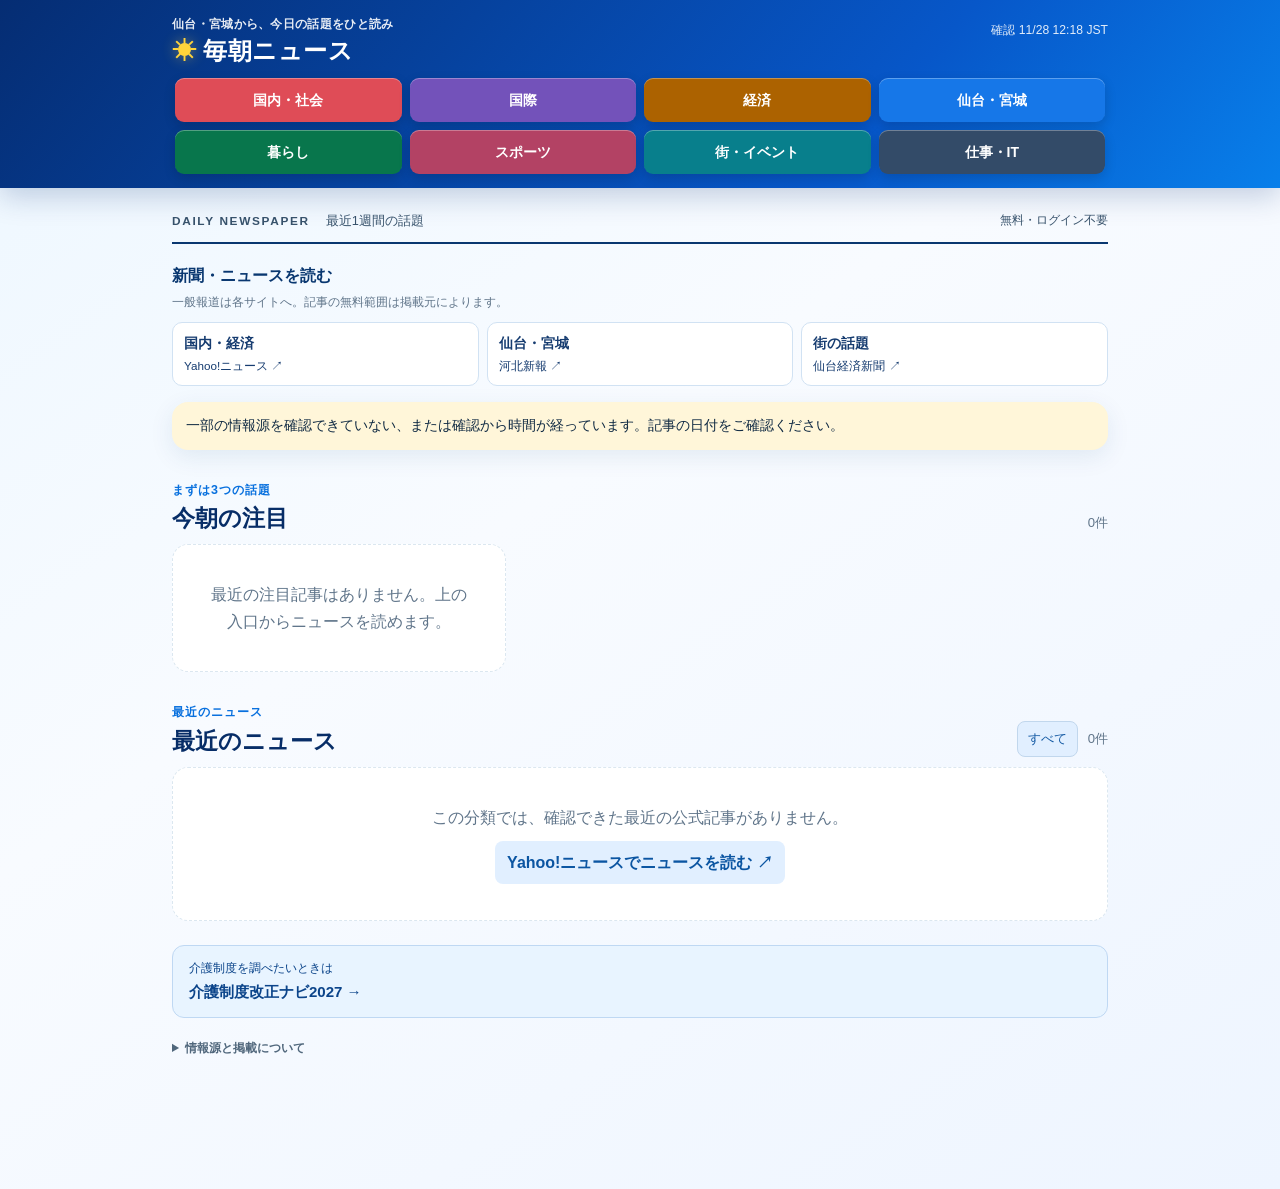
<file: index.html>
<!doctype html>
<html lang="ja">
<head>
  <meta charset="utf-8">
  <meta name="viewport" content="width=device-width,initial-scale=1,viewport-fit=cover">
  <meta name="theme-color" content="#063c9a">
  <title>毎朝ニュース</title>
  <link rel="icon" href="favicon.svg" type="image/svg+xml">
  <link rel="stylesheet" href="styles.css?v=15">
</head>
<body>
  <header class="topbar">
    <div class="top-inner">
      <div class="brand-row">
        <div>
          <p class="eyebrow">仙台・宮城から、今日の話題をひと読み</p>
          <h1><span class="sun" aria-hidden="true">☀</span>毎朝ニュース</h1>
        </div>
        <div id="updated" class="updated">確認中</div>
      </div>
      <nav id="tabs" aria-label="ニュースの分類"></nav>
    </div>
  </header>

  <main>
    <section class="edition" aria-label="新聞の案内"><span>DAILY NEWSPAPER</span><p id="edition-date">最近1週間の話題</p><small>無料・ログイン不要</small></section>
    <section class="reading-section" aria-label="報道サイトへの入口"><h2>新聞・ニュースを読む</h2><p>一般報道は各サイトへ。記事の無料範囲は掲載元によります。</p><div class="reading-links">
      <a href="https://news.yahoo.co.jp/" target="_blank" rel="noopener noreferrer"><b>国内・経済</b><span>Yahoo!ニュース ↗</span></a>
      <a href="https://www.kahoku.co.jp/" target="_blank" rel="noopener noreferrer"><b>仙台・宮城</b><span>河北新報 ↗</span></a>
      <a href="https://sendai.keizai.biz/" target="_blank" rel="noopener noreferrer"><b>街の話題</b><span>仙台経済新聞 ↗</span></a>
    </div></section>
    <p id="source-warning" class="notice" hidden></p>

    <section id="important-section" class="section">
      <div class="section-head">
      <div><span class="section-kicker">まずは3つの話題</span><h2>今朝の注目</h2></div>
        <span class="count" id="important-count"></span>
      </div>
      <div id="important-list" class="news-list important-grid"></div>
    </section>

    <section class="section">
      <div class="section-head">
        <div><span class="section-kicker">最近のニュース</span><h2 id="list-title">最近のニュース</h2></div>
        <div class="list-tools"><button id="reset-filter" type="button">すべて</button><span class="count" id="result-count"></span></div>
      </div>
      <div id="news-list" class="news-list"></div>
      <div id="empty" class="empty" hidden>この分類では、確認できた最近の記事がありません。上のニュースサイトからも読めます。</div>
    </section>
    <a class="care-link" href="kaigo-navi2027-preview/"><span>介護制度を調べたいときは</span><b>介護制度改正ナビ2027 →</b></a>
    <details class="publication-policy"><summary>情報源と掲載について</summary><p>この紙面には仙台市・宮城県・外務省の発表を掲載しています。「要点」は出典の事実を当サイトが整理した文章、「本文抜粋」は公表元の文章の抜粋です。本文を確認できない情報は見出しから出典へ案内します。掲載・更新日と開催日は異なります。報道サイトの記事本文や写真の転載は行っていません。</p><p>朝の自動確認は日本時間6:15頃（実行時刻は前後します）。一部取得できない場合は、最近1週間以内の確認済みの記事を残します。PDFは利用条件を確認した本文抜粋だけを選べます。</p></details>
  </main>

  <div id="selection-bar" class="selection-bar" hidden>
    <span><b id="selection-count">0</b>件を選択中</span>
    <button id="make-pdf">選んだ記事でPDFを作成</button>
  </div>

  <dialog id="detail-dialog" aria-labelledby="detail-title">
    <button class="close" id="close-detail" aria-label="詳細を閉じる">×</button>
    <div id="detail"></div>
  </dialog>

  <template id="card-template">
    <article class="card">
      <button class="card-button">
        <div class="card-top"><span class="card-number"></span><span class="tag"></span><span class="status"></span></div>
        <h3></h3>
        <p class="summary"></p>
        <div class="meta"><span class="source-name"></span><time></time></div>
        <span class="read-more">詳しく読む →</span>
      </button>
      <label class="select-row"><input type="checkbox"><span>配布資料に追加</span></label>
    </article>
  </template>
  <script src="app.js?v=14" defer></script>
</body>
</html>
</file>
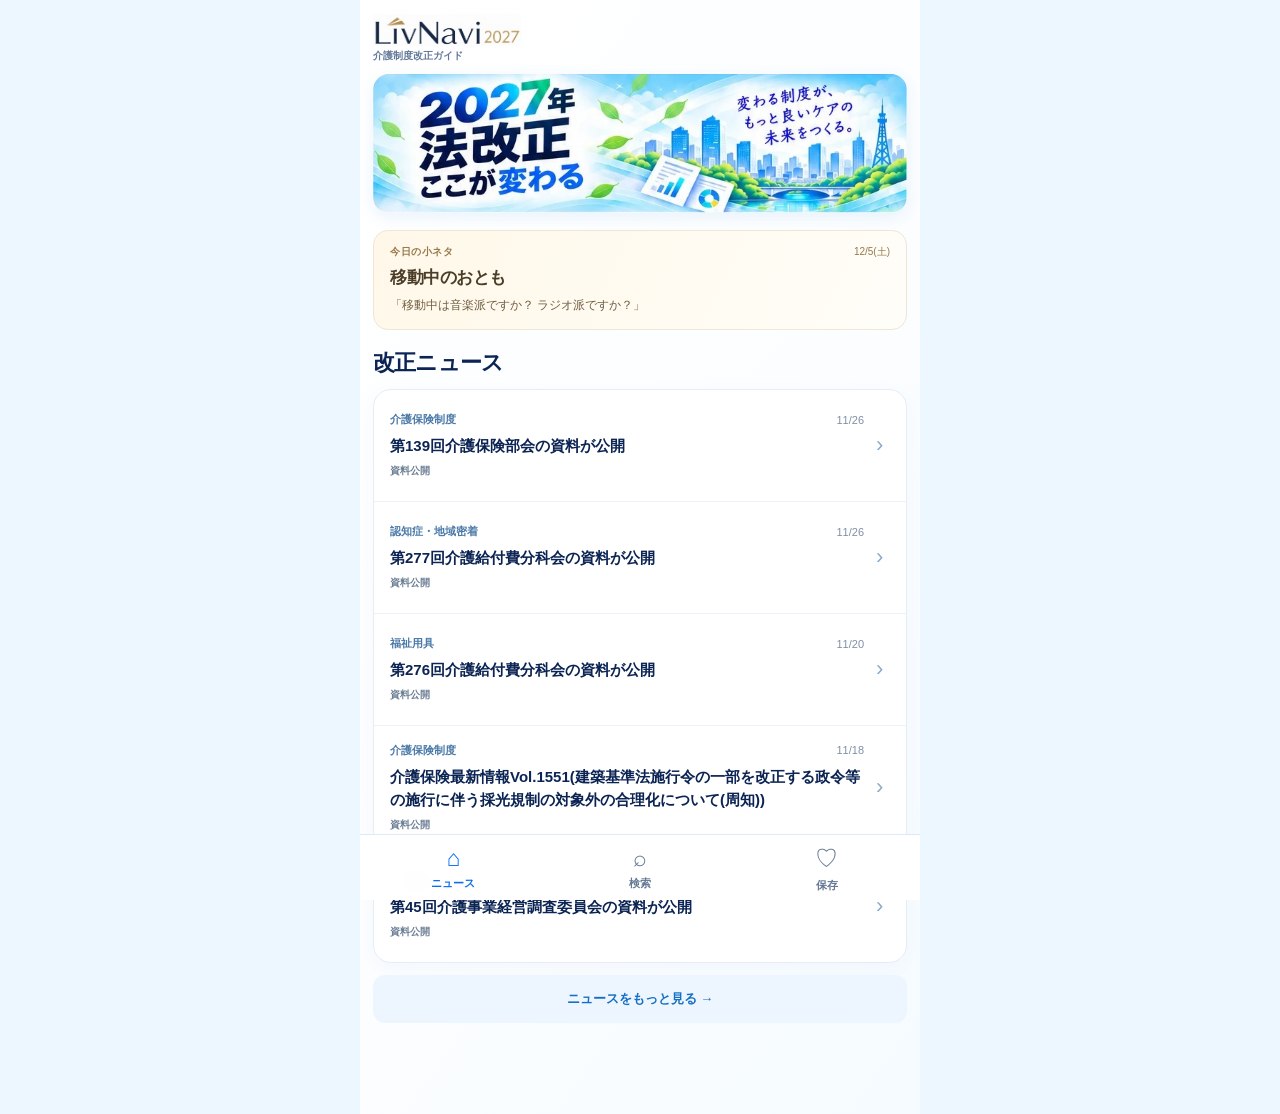
<file: kaigo-navi2027-preview/index.html>
<!doctype html><html lang="ja"><head><meta charset="utf-8"><meta name="viewport" content="width=device-width,initial-scale=1,viewport-fit=cover"><meta name="theme-color" content="#fff"><title>LivNavi 2027｜介護制度改正ガイド</title>
<style>
:root{--ink:#0b2453;--blue:#116de1;--muted:#61779b;--line:#e3edf9;--shadow:0 4px 18px rgba(29,70,131,.09)}
*{box-sizing:border-box}html{background:#edf7ff}body{margin:0 auto;max-width:560px;min-height:100vh;background:linear-gradient(125deg,#ffffff,#fbfdff 56%,#f5fbff);font-family:-apple-system,BlinkMacSystemFont,"Hiragino Kaku Gothic ProN","Noto Sans JP",Meiryo,sans-serif;color:var(--ink);overflow-x:hidden}
button,input{font:inherit}button{cursor:pointer}button:focus-visible,input:focus-visible{outline:3px solid #2184f8;outline-offset:2px}button{border:0;background:none;color:inherit}
.app{padding:14px 13px 91px}.pane{display:none}.pane.current{display:block}
.top{display:flex;gap:6px;align-items:center;min-height:49px;margin-bottom:11px}.brand-logo{height:36px;width:36px;object-fit:contain;flex-shrink:0}.brand{min-width:0;flex:1}.brand-title{margin:0;font-size:clamp(15px,4.1vw,21px);white-space:nowrap;letter-spacing:-.06em;font-weight:950;line-height:1.2}.brand-sub{font-size:10px;color:#637899;font-weight:650;margin:3px 0 0}.head-actions{display:flex;gap:4px}.head-actions button{height:37px;width:37px;flex:none;font-size:25px;display:grid;place-items:center;color:#0b2558}.hero{width:100%;display:block;border-radius:16px;box-shadow:0 4px 15px #2485db19;margin-bottom:14px;aspect-ratio:748/195;object-fit:cover}
.section{margin-top:17px}.shead{display:grid;grid-template-columns:minmax(0,1fr) auto;grid-template-areas:'title link' 'pill pill';gap:4px 7px;align-items:center;margin-bottom:10px}.sleft{grid-area:title;display:flex;align-items:center;gap:8px;min-width:0}.round{display:grid;place-items:center;min-height:38px;min-width:38px;width:38px;height:38px;border-radius:50%;color:white;font-size:20px;background:linear-gradient(130deg,#ff74aa,#f62e87);box-shadow:0 5px 12px #ff3f8e25}.round.fire{background:linear-gradient(140deg,#ffab44,#fb5767)}.round.star{background:linear-gradient(140deg,#ffd45f,#ff9f21)}.stitle{font-size:clamp(17px,4.75vw,23px);font-weight:950;letter-spacing:-.045em;margin:0;white-space:nowrap;line-height:1.2}.all{grid-area:link;font-size:13px;white-space:nowrap;color:#075fcc;font-weight:850;padding:9px 0}.updatetag{grid-area:pill;justify-self:end;background:#ffeaf3;color:#e63177;border-radius:99px;font-size:11px;font-weight:800;padding:5px 10px}
.newslist{display:grid;gap:9px}.news{display:grid;grid-template-columns:82px minmax(0,1fr) 17px;gap:10px;align-items:center;min-height:88px;padding:8px;border-radius:15px;text-align:left;border:1px solid #ebf0f8;background:#fff;box-shadow:var(--shadow);width:100%}.nthumb{width:82px;height:70px;object-fit:cover;border-radius:10px}.ncopy{min-width:0}.meta{display:flex;gap:8px;align-items:center;margin-bottom:5px;flex-wrap:wrap}.state{display:inline-block;border-radius:99px;color:#fff;background:#fb3688;padding:4px 8px;font-size:11px;font-weight:850;white-space:nowrap}.state.review{background:#f6a319}.state.done{background:#17bd8a}.date{color:#667b98;font-size:11px;font-weight:800}.news strong{font-size:clamp(13px,3.55vw,16px);font-weight:900;line-height:1.35;display:block}.news small{font-size:11px;color:#7387a3;display:block;margin-top:4px;line-height:1.35}.chev{color:#647fa8;font-size:25px;font-weight:350}
.feature-grid{display:grid;grid-template-columns:repeat(2,minmax(0,1fr));gap:9px}.feature{position:relative;border-radius:16px;min-width:0;overflow:hidden;color:#fff;text-align:left;background:linear-gradient(155deg,#57b8ff,#087eeb);box-shadow:var(--shadow);min-height:175px;display:flex;flex-direction:column}.feature.purple{background:linear-gradient(140deg,#cb9fff,#9857ea)}.feature.green{background:linear-gradient(140deg,#69dfcf,#0dbb96)}.feature-img{display:block;width:100%;height:89px;object-fit:cover;object-position:center;flex:none}.feature-text{padding:9px 11px 26px;flex:1}.feature strong{display:block;font-size:14px;line-height:1.26;font-weight:950;letter-spacing:-.02em}.feature small{display:block;margin-top:6px;line-height:1.25;font-size:11px;opacity:.93}.fnxt{display:grid;place-items:center;position:absolute;right:9px;bottom:9px;background:#fff;color:#2276e0;border-radius:50%;width:28px;height:28px;font-size:23px;font-weight:bold}.feature.wide{grid-column:1/-1;display:grid;grid-template-columns:40% 60%;min-height:113px}.feature.wide .feature-img{height:100%;width:100%;object-fit:cover}.feature.wide .feature-text{padding:15px 30px 12px 13px;align-self:center}
.daily-grid{display:grid;grid-template-columns:repeat(2,minmax(0,1fr));gap:9px;margin-top:11px}.daily{min-height:102px;border-radius:16px;overflow:hidden;position:relative;text-align:left;padding:12px 10px;background:linear-gradient(135deg,#ddf8ff,#fbfdff);box-shadow:var(--shadow)}.daily.sales{background:linear-gradient(125deg,#fff0d8,#fffbf5)}.daily b{position:relative;display:block;font-weight:950;font-size:13px;margin-bottom:7px}.daily p{position:relative;z-index:1;font-size:11px;font-weight:800;margin:0;line-height:1.45;max-width:88%}.daily-asset{position:absolute;right:0;bottom:0;height:75px;width:75px;object-fit:cover;opacity:.65;mask-image:linear-gradient(90deg,transparent,#000 46%)}
.recs{display:grid;grid-template-columns:repeat(3,minmax(0,1fr));gap:9px}.rec{min-height:85px;border:1px solid #e5edfa;background:#fff;border-radius:14px;text-align:center;padding:11px 5px;box-shadow:var(--shadow);min-width:0}.rec:nth-child(5n+1){background:#edf9ff}.rec:nth-child(5n+2){background:#fff0f6}.rec:nth-child(5n+3){background:#f2eaff}.rec:nth-child(5n+4){background:#ecfff6}.rec:nth-child(5n+5){background:#f1f8ff}.rec-emoji{font-size:26px;display:block;margin-bottom:5px}.rec b{display:block;font-size:12px;line-height:1.22}.rec small{display:block;font-size:10px;color:#567ba6;margin-top:4px}
.demobox{font-size:11px;color:#916014;background:#fff9ed;border-radius:12px;padding:11px;margin-top:16px;line-height:1.6}
.bottom{position:fixed;bottom:0;left:50%;transform:translateX(-50%);width:min(560px,100%);display:grid;grid-template-columns:repeat(5,1fr);background:#fffffff1;backdrop-filter:blur(12px);padding-bottom:env(safe-area-inset-bottom);z-index:10;border-top:1px solid #dce9f8}.bottom button{font-size:10px;color:#647793;font-weight:750;min-height:60px;padding:8px 2px 7px}.bottom b{display:block;font-size:22px;font-weight:550;margin-bottom:4px}.bottom button.active{color:#096fee}
.back{background:#eef5ff;border-radius:13px;color:#276fbf;font-weight:800;padding:12px 17px;margin-bottom:13px;min-height:44px}.vtitle{font-size:23px;line-height:1.3;letter-spacing:-.04em;margin:0}.vsub{font-size:13px;color:#617899;margin:5px 0 15px;line-height:1.5}.cards{display:grid;gap:11px}.card{border:1px solid #e5edf9;border-radius:16px;box-shadow:var(--shadow);padding:15px;background:white}.card h3{font-size:17px;line-height:1.5;margin:8px 0}.card p{font-size:13px;line-height:1.8;color:#5f7190;margin:4px 0 13px}.card-actions{display:flex;gap:8px;flex-wrap:wrap}.primary,.secondary{padding:11px 13px;border-radius:11px;font-weight:800;font-size:13px;min-height:44px}.primary{background:#1686f7;color:white}.secondary{background:#edf6ff;color:#1a67c5}.tag{display:inline-block;border-radius:99px;background:#e9f3ff;color:#1a7bd5;font-size:11px;padding:5px 9px;font-weight:850}.input{border:1px solid #bed8f7;border-radius:13px;width:100%;font-size:16px;padding:14px;margin:13px 0}.notice{margin-top:16px;padding:13px;border-radius:12px;background:#fff7e6;color:#8c6529;font-size:12px;line-height:1.7}.empty{border:1px dashed #c9d8e8;padding:22px;border-radius:15px;color:#667b9d}.filters{display:flex;flex-wrap:wrap;gap:6px;margin-bottom:15px}.filter{background:#edf6ff;color:#38699f;border-radius:99px;padding:9px 13px;font-size:12px;font-weight:800}.filter.selected{background:#1686f7;color:#fff}
@media(min-width:450px){.feature-grid{grid-template-columns:repeat(3,minmax(0,1fr))}.feature.wide{grid-column:auto;display:flex;min-height:175px}.feature.wide .feature-img{height:89px}.recs{grid-template-columns:repeat(5,minmax(0,1fr))}.shead{grid-template-areas:'title pill link';grid-template-columns:minmax(0,1fr) auto auto}.stitle{font-size:22px}.updatetag{justify-self:end}}
@media(max-width:354px){.app{padding:12px 10px 90px}.brand-title{font-size:14px}.head-actions button{width:32px}.news{grid-template-columns:72px minmax(0,1fr) 13px;gap:7px}.nthumb{width:72px;height:65px}.daily p{font-size:10px}.feature strong{font-size:13px}}
.filters{flex-wrap:wrap;overflow:visible}
/* Detailed reader inside article view ONLY; home design stays unchanged. */
.exp-card{margin-top:13px;border:1px solid #dce9fb;border-radius:19px;background:linear-gradient(145deg,#fff,#f7fbff);box-shadow:0 5px 17px #2b76b212;padding:14px;color:#173967}
.exp-hero{display:flex;align-items:flex-start;gap:9px;justify-content:space-between;flex-wrap:wrap}
.exp-hero b{font-size:17px;line-height:1.4}.exp-safe{background:#fff0db;color:#80520a;padding:5px 9px;border-radius:99px;font-size:11px;font-weight:900}
.exp-meta{font-size:12px;color:#63799a;line-height:1.7;margin:7px 0 12px}.exp-lead{font-weight:800;font-size:15px;line-height:1.8}
.exp-tabs{display:grid;grid-template-columns:repeat(3,minmax(0,1fr));gap:6px;margin:13px 0;border-radius:13px}
.exp-tabs button{background:#e8f2ff;border:1px solid #d6e8fc;border-radius:12px;padding:10px 4px;font-size:12px;font-weight:900;color:#3a6eaf;min-height:44px}
.exp-tabs button[aria-selected="true"]{background:linear-gradient(110deg,#3285ef,#6b8df0);color:white;border-color:#3985ed}
.reform-reader{font-size:14px;line-height:1.85;overflow-wrap:anywhere}.reform-reader h2{font-size:21px;line-height:1.5;margin:13px 0}.reform-reader h3{font-size:18px;margin:24px 0 8px;color:#143968}.reform-reader h4{font-size:15px;margin:16px 0 5px}.reform-reader p{margin:6px 0 12px}.reform-reader summary{cursor:pointer;min-height:44px;padding:10px 0}
.exp-panel{font-size:14px;line-height:1.85;overflow-wrap:anywhere}.exp-panel[hidden]{display:none!important}
.exp-panel h4{font-size:15px;margin:16px 0 5px;color:#143968}.exp-panel p{margin:6px 0 10px}
.exp-list{margin:7px 0 10px;padding-left:1.35em}.exp-list li{margin-bottom:9px}
.exp-cite{display:inline-block;margin:4px 0;color:#1c72d1;text-decoration:underline;text-underline-offset:2px;font-size:12px;line-height:1.5}
.exp-alert{border-radius:12px;background:#fff5e2;padding:11px 12px;font-size:13px;line-height:1.7;color:#715019}
.exp-quote{border-left:4px solid #57a3f3;border-radius:8px;background:#f0f7ff;padding:12px;margin:10px 0}
.exp-aud{font-weight:850;background:#e8f3ff;border-radius:10px;padding:9px 11px}
.exp-scope{border-top:1px solid #dae9f8;margin-top:14px;padding-top:10px;font-size:12px;color:#5b7495;line-height:1.7}
.exp-score{color:#2079d9;font-size:12px;font-weight:900}
@media(max-width:360px){.exp-card{padding:11px}.exp-tabs button{font-size:11px}}

.toast{position:fixed;left:50%;bottom:78px;transform:translateX(-50%);width:calc(100% - 30px);max-width:520px;border-radius:13px;background:#143968;color:white;padding:12px 15px;font-size:13px;z-index:20;box-shadow:var(--shadow)}
.livnavi-wordmark{display:block;height:32px;width:auto;max-width:100%;overflow:hidden}

/* 会議議題に基づく営業ガイド。精読済み解説とはラベルで区別する。 */
.sales-auto{margin:15px 0 0;padding:15px;border:1px solid #b5d9fd;background:linear-gradient(140deg,#f3faff,#fff);border-radius:18px}
.sales-auto h3{font-size:18px;color:#103e74;margin:9px 0}
.sales-auto h4{font-size:14px;color:#215688;margin:8px 0}
.sales-auto p{font-size:13px;line-height:1.75;color:#405975}
.sales-auto .auto-tag{display:inline-block;background:#dceeff;border-radius:99px;color:#195d99;padding:5px 9px;font-size:11px;font-weight:850}
.sales-auto .auto-quote{background:#fff;border-left:4px solid #4096ee;border-radius:9px;padding:12px;color:#15467e;font-size:14px;font-weight:750;line-height:1.7}
.sales-auto .auto-topic{border-top:1px solid #d7e8fa;padding:10px 0}
.sales-auto .auto-topic p{margin:5px 0}
.sales-auto .auto-caution{background:#fff6e8;border:1px solid #ffe0b4;padding:11px;border-radius:11px;color:#855619;font-size:12px;line-height:1.7}
.sales-auto a{color:#125dc4;font-weight:800}


/* Original-PDF evidence viewer: labels are deliberately different from verified legal articles. */
.pdf-evidence{margin:13px 0;padding:15px;background:#fcfdff;border:1px solid #c8d9ec;border-radius:16px}
.pdf-evidence h3{font-size:18px;line-height:1.45;color:#164379;margin:9px 0}
.pdf-evidence h4{font-size:14px;margin:9px 0 7px;color:#2b5683}
.pdf-evidence .pdf-t{font-size:11px;font-weight:850;background:#e9eef7;color:#355a85;padding:5px 9px;border-radius:99px}
.pdf-evidence p,.pdf-evidence li{font-size:13px;line-height:1.7;color:#405a74}
.pdf-evidence details{border-top:1px solid #e1ebf5;padding:10px 0}
.pdf-evidence summary{font-size:14px;font-weight:850;color:#164779;cursor:pointer;line-height:1.55}
.pdf-evidence ul{padding-left:18px;margin:6px 0}
.pdf-evidence li{margin:10px 0}
.pdf-evidence a{font-weight:750;color:#1769b7}
.pdf-evidence .pdf-alert{padding:11px;border-radius:11px;background:#fff3e8;color:#865719;font-size:12px;line-height:1.65}


/* A single news feed: adopted branding and palette retained. */
.top{margin-bottom:11px}.section{margin-top:20px}.shead{display:block;margin-bottom:12px}.stitle{font-size:22px;letter-spacing:-.035em}
.newslist{gap:0;border:1px solid #e5edf8;border-radius:18px;background:#fff;overflow:hidden;box-shadow:0 5px 20px #2766a008}
.news{grid-template-columns:minmax(0,1fr) 14px;gap:12px;min-height:112px;padding:17px 16px;border:0;border-bottom:1px solid #edf2f8;border-radius:0;box-shadow:none;background:transparent}
.news:last-child{border-bottom:0}.news:hover{background:#f7fbff}.news:focus-visible{outline:2px solid #1686f7;outline-offset:-3px}
.news .meta{display:flex;justify-content:space-between;gap:10px;margin-bottom:7px}.category-label{font-size:11px;color:#4a79a7;font-weight:700}.news .date{font-size:11px;font-weight:500;color:#7e8fa5;white-space:nowrap}
.news strong{font-size:15px;line-height:1.55;font-weight:800;display:-webkit-box;-webkit-line-clamp:2;-webkit-box-orient:vertical;overflow:hidden}
.news-status{display:inline-block;font-size:10px;font-weight:700;color:#6c7e95;margin-top:7px}.news-status.decided{color:#128768}.news-status.proposal{color:#b77a18}.chev{font-size:22px;color:#8babc9}
.more-news{width:100%;min-height:48px;margin-top:12px;background:#edf6ff;color:#176fc3;border-radius:12px;font-size:13px;font-weight:800}
.bottom{grid-template-columns:repeat(3,1fr)}.bottom button{font-size:11px}.bottom b{font-size:23px}
.demo-about{font-size:11px;color:#8392a7;margin-top:22px;text-align:center}.demo-about summary{cursor:pointer;min-height:44px;padding:12px}.demo-about .demobox{text-align:left;margin-top:0;background:#f2f7fc;color:#6c7e95}
@media(max-width:354px){.news{grid-template-columns:minmax(0,1fr) 12px;padding:15px 13px}.news strong{font-size:14px}}

.today-tip{margin-top:17px;padding:13px 16px;border:1px solid #f0e6d4;border-radius:15px;background:linear-gradient(115deg,#fff8e9,#fffdf8);color:#69512d}
.today-head{display:flex;align-items:center;justify-content:space-between;gap:12px;font-size:10px;color:#94794b;line-height:1.5}.today-head>span{font-weight:800;letter-spacing:.05em}.today-head time{white-space:nowrap}
.today-title{font-size:17px;line-height:1.5;margin:6px 0 4px;color:#4b3d27;letter-spacing:-.025em}.today-quote{font-size:12px;line-height:1.8;margin:0;color:#705d40}.today-source{display:inline-block;font-size:9px;color:#9b886a;margin-top:6px;text-decoration:none}.today-source[hidden]{display:none}
</style></head><body><div class="app">
<section id="home" class="pane current">
<header class="top"><div class="brand"><h1 class="brand-title" aria-label="LivNavi 2027"><svg class="livnavi-wordmark" viewBox="240 240 1345 290" width="1345" height="290" aria-hidden="true" focusable="false"><image href="assets/livnavi-2027.png" width="1774" height="887"/></svg></h1><p class="brand-sub">介護制度改正ガイド</p></div></header>
<img class="hero" src="[data-uri]" alt="2027年 法改正 ここが変わる。変わる制度がもっと良いケアの未来をつくる。水色の波と仙台の街並みのイラスト。">
<aside class="today-tip" id="dailyTip" aria-labelledby="dailyTipTitle"><div class="today-head"><span>今日の小ネタ</span><time></time></div><h2 class="today-title" id="dailyTipTitle"></h2><p class="today-quote"></p><a class="today-source" target="_blank" rel="noopener noreferrer" hidden></a></aside>
<section class="section"><div class="shead"><h2 class="stitle">改正ニュース</h2></div><div class="newslist" id="homeNews"></div><button class="more-news" data-go="news">ニュースをもっと見る <span aria-hidden="true">→</span></button></section>
<p class="notice" id="feedWarning" role="status" hidden></p>
</section>
<section id="view" class="pane"><button class="back" id="back">← ホームに戻る</button><div id="viewbody"></div></section>
</div>
<nav class="bottom" aria-label="メインメニュー"><button data-go="home" class="active"><b aria-hidden="true">⌂</b>ニュース</button><button data-go="search"><b aria-hidden="true">⌕</b>検索</button><button data-go="favorites"><b aria-hidden="true">♡</b>保存</button></nav>
<script src="daily-tip.js"></script>
<script>
const items=[
{"id":"n-pay-270","date":"2026-10-14","title":"第270回介護給付費分科会の資料が公開","summary":"第270回介護給付費分科会の議題：１．令和９年度介護報酬改定に向けて （１）各サービス （通所介護、地域密着型通所介護、認知症対応型通所介護、療養通所介護、通所リハビリテーション、短期入所生活介護、短期入所療養介護）","detail":"2026-10-14の第270回介護給付費分科会の公式資料が公開されています。議題は「１．令和９年度介護報酬改定に向けて （１）各サービス （通所介護、地域密着型通所介護、認知症対応型通所介護、療養通所介護、通所リハビリテーション、短期入所生活介護、短期入所療養介護）」。資料の公表だけで制度改正が正式決定したわけではありません。","sales_tip":"得意先への説明では「審議された内容」と「法令で正式決定された内容」を区別してください。","category":"認知症・地域密着","status":"会議資料","source_url":"https://www.mhlw.go.jp/stf/newpage_76633.html","source_name":"厚生労働省 第270回介護給付費分科会資料","curated":false,"image":"[data-uri]","tag":"review","state":"会議資料"},
{"id":"n-pay-269","date":"2026-10-09","title":"10/9 令和9年度改定：地域密着サービスを議論","summary":"定期巡回・夜間対応、小規模多機能、看護小規模多機能、認知症グループホームの資料を公開。","detail":"第269回介護給付費分科会で、2027年度改定に向け、定期巡回・随時対応型訪問介護看護と夜間対応型訪問介護、小規模多機能型居宅介護、看護小規模多機能型居宅介護、認知症対応型共同生活介護の資料が公表されました。この公表をもって報酬・基準の変更が決定したわけではありません。","sales_tip":"これらのサービスを運営する事業所に、今後の制度検討で関心のある論点を聞くきっかけになります。変更内容は確定資料を確認してから説明します。","category":"在宅サービス","status":"検討資料","source_url":"https://www.mhlw.go.jp/stf/newpage_76456.html","source_name":"厚生労働省 第269回介護給付費分科会資料","curated":true,"image":"[data-uri]","state":"新着資料","tag":"new"},
{"id":"n-pay-268","date":"2026-09-30","title":"令和9年度介護報酬改定の「基本的な視点（案）」","summary":"2027年度の介護報酬改定に向けた基本的な視点の案と、その概要資料が提示されました。","detail":"第268回介護給付費分科会の資料1・2に「令和9年度介護報酬改定に向けた基本的な視点（案）」と概要が掲載されています。あくまで案の段階であり、資料だけで正式決定と判断できません。","sales_tip":"『2027年に何が変わる？』と聞かれたら、基本方針の案の段階で、個別の変更は確定資料の確認が必要だと説明できます。","category":"介護報酬","status":"検討資料","source_url":"https://www.mhlw.go.jp/stf/newpage_76281.html","source_name":"厚生労働省 第268回介護給付費分科会資料","curated":true,"image":"[data-uri]","state":"検討資料","tag":"review"},
{"id":"n-ins-136","date":"2026-09-18","title":"介護保険部会：保険料・給付と負担・介護情報基盤","summary":"第1号保険料と制度の持続可能性を議題に、介護情報基盤や事業者の経営情報などを報告。","detail":"第136回介護保険部会では、第1号保険料の在り方、給付と負担、介護情報基盤、介護サービス事業者の経営情報調査、給付適正化、事業者連携などが議題となりました。議論・報告があったこと自体は制度改正の決定を意味しません。","sales_tip":"保険料・利用者負担・データ連携の質問には、現行制度と審議中の論点を分けて回答します。","category":"介護保険制度","status":"審議・報告資料","source_url":"https://www.mhlw.go.jp/stf/newpage_76225.html","source_name":"厚生労働省 第136回介護保険部会資料","curated":true,"image":"[data-uri]","state":"検討資料","tag":"review"},
{id:'t1',category:'介護報酬',title:'令和9年度改定の基本視点（案）',summary:'9/30の分科会で示された案',image:'[data-uri]',detail:'制度改正を理解するための基礎情報の見本です。実際の改正案が発表されたことを意味しません。'},
{id:'t2',category:'人員配置',title:'保険料・給付と負担の議題',summary:'9/18の介護保険部会資料',image:'[data-uri]',detail:'各サービスの人員配置の仕組みを整理する見本です。'},
{id:'t3',category:'施設運営',title:'福祉用具・住宅改修の資料',summary:'6/29の分科会で扱われた論点',image:'[data-uri]',detail:'BCPや施設運営に関する制度の調査項目を整理する見本です。'}];
const categories=[['📘','制度の基礎'],['🏢','施設運営'],['👥','人員配置'],['🏠','在宅サービス'],['♿','福祉用具'],['📈','介護報酬'],['🖥️','介護DX'],['📊','データ・統計'],['💳','介護保険制度']];
let mode='home',from='home',filter='すべて',selected=null;const saved=new Set();
try{const ids=JSON.parse(localStorage.getItem('kaigo_saved_v1')||'[]');if(Array.isArray(ids))ids.filter(x=>typeof x==='string').forEach(x=>saved.add(x))}catch(e){}
function persistSaved(){try{localStorage.setItem('kaigo_saved_v1',JSON.stringify([...saved]))}catch(e){showToast('このブラウザでは保存を保持できません')}}
function showToast(message){let el=document.getElementById('toast');if(!el){el=document.createElement('div');el.id='toast';el.className='toast';el.setAttribute('role','status');document.body.append(el)}el.textContent=message;el.hidden=false;clearTimeout(showToast.timer);showToast.timer=setTimeout(()=>el.hidden=true,3500)}
const $=id=>document.getElementById(id);const esc=v=>String(v).replace(/[&<>"']/g,c=>({'&':'&amp;','<':'&lt;','>':'&gt;','"':'&quot;',"'":'&#39;'}[c]));

let reviewedExplainers=new Map();
let pdfEvidence=new Map();
function pdfEvidenceArticle(a){
 if(reviewedExplainers.has(a.id))return '';
 const brief=pdfEvidence.get(a.id);
 if(!brief || brief.meeting_date!==a.date || brief.source_url!==a.source_url)return '';
 const documents=brief.documents.filter(d=>Array.isArray(d.topics)&&typeof d.pdf_url==='string');
 if(!documents.length)return '';
 const content=documents.map((d,j)=>{
  const subjects=d.topics.map(t=>{
   const href=d.pdf_url+'#page='+Number(t.pdf_page);
   return '<li><b>'+esc(t.heading)+'</b> <a href="'+esc(href)+'" target="_self" rel="noopener noreferrer">PDF '+Number(t.pdf_page)+'ページ ↗</a>'+
    (t.evidence?'<br><span>原文の抜粋：'+esc(t.evidence)+'</span>':'')+'</li>';
  }).join('');
  return '<details '+(j===0?'open':'')+'><summary>'+esc(d.label)+'（'+d.topics.length+'項目）</summary>'+(subjects?'<ul>'+subjects+'</ul>':'<p>この資料からは「対応案」の項目を自動抽出できませんでした。<a href="'+esc(d.pdf_url)+'#page=1" target="_self" rel="noopener noreferrer">資料の原文を読む ↗</a></p>')+'</details>';
 }).join('');
 return '<section class="pdf-evidence"><span class="pdf-t">📚 厚労省PDF・原文確認の手がかり（自動抽出／未審査）</span>'+
 '<h3>具体的に何が検討されている？</h3>'+
 '<p>会議資料の「対応案」に書かれた検討項目を、原文のページへ直接移動できる形で整理しました。見出し・原文の抜粋であり、正式な制度解説として確認済みの文章ではありません。</p>'+
 content+
 '<h4>現行制度と今後の違い</h4><p><b>現行：</b>現在有効な法令・通知・介護報酬の条件に従います。</p>'+
 '<p><b>今後：</b>ここにある項目は会議の「対応案」であり、決定・施行を意味しません。変更の有無・時期・金額・算定要件は、正式資料を確認してから判断してください。</p>'+
 '<div class="pdf-alert">⚠️ 本文を機械的に抽出したもので、例外・但し書き・他ページとの関係まで精査していません。実際の請求・指導・説明に使う前に元資料をご確認ください。</div></section>';
}
async function loadPdfEvidence(){
 try{
  const resp=await fetch('data/pdf-evidence.json?v='+Date.now(),{cache:'no-store'});
  if(!resp.ok)throw Error('HTTP '+resp.status);
  const data=await resp.json();
  if(data.schema_version!==1||!Array.isArray(data.articles))throw Error('Invalid PDF evidence');
  pdfEvidence=new Map(data.articles.filter(b=>b.id&&Array.isArray(b.documents)&&b.documents.every(d=>
    /^https:\/\/www\.mhlw\.go\.jp\/content\//.test(d.pdf_url)&&
    /^[a-f0-9]{64}$/.test(d.pdf_sha256)&&
    d.topics.every(t=>Number.isInteger(t.pdf_page)&&t.pdf_page>0&&typeof t.heading==='string')
  )).map(b=>[b.id,b]));
  if(mode!=='home')render();
 }catch(e){console.info('原文PDFの自動解析は取得できませんでした:',e.message)}
}

let autoSalesGuides=new Map();
function autoSalesArticle(a){
 if(reviewedExplainers.has(a.id))return '';
 const guide=autoSalesGuides.get(a.id);
 if(!guide||guide.date!==a.date||guide.source_url!==a.source_url)return '';
 const topics=guide.topics.map(t=>'<div class="auto-topic"><h4>📍 '+esc(t.label)+'</h4>'+
 '<p><b>聞いてみる：</b>'+esc(t.question)+'</p><p><b>次の一手：</b>'+esc(t.next)+'</p></div>').join('');
 return '<section class="sales-auto" aria-label="議題から自動作成した営業ガイド">'+
 '<span class="auto-tag">💼 営業向け・議題ベースの自動ガイド</span>'+
 '<h3>お客様への説明・ヒアリング例</h3>'+
 '<p>'+esc(guide.intro)+'</p>'+
 '<h4>最初のひと言</h4><div class="auto-quote">'+esc(guide.first_phrase)+'</div>'+
 '<h4>サービス別の聞き方</h4>'+topics+
 '<div class="auto-caution"><b>⚠️ 判断の範囲：</b>'+esc(guide.check_first)+
 '<br>このガイドは会議の議題と開催日から自動作成。PDF本文・個別の算定要件まで精読した解説ではありません。</div>'+
 '<p><small>資料の日付：'+esc(guide.date)+'　／　'+esc(guide.source_name||'厚労省公式資料')+'</small><br>'+
 '<a href="'+esc(guide.source_url)+'" target="_self" rel="noopener noreferrer">厚労省の原文・会議資料を確認 ↗</a></p></section>';
}
async function loadAutoSalesGuides(){
 try{
  const resp=await fetch('data/sales-guides.json?v='+Date.now(),{cache:'no-store'});
  if(!resp.ok)throw Error('HTTP '+resp.status);
  const json=await resp.json();
  if(!Array.isArray(json.guides)||json.schema_version!==1)throw Error('Invalid sales guides');
  const newGuides=json.guides.filter(g=>
    typeof g.id==='string'&&/^n-[a-z0-9-]+$/.test(g.id)&&
    /^20\d{2}-\d\d-\d\d$/.test(g.date)&&
    typeof g.first_phrase==='string' && Array.isArray(g.topics) && g.topics.length>0 &&
    g.topics.every(t=>typeof t.question==='string'&&typeof t.next==='string') &&
    /^https:\/\/www\.mhlw\.go\.jp\//.test(g.source_url));
  autoSalesGuides=new Map(newGuides.map(g=>[g.id,g]));
  if(mode!=='home')render();
 }catch(err){console.info('営業ガイドの読み込みに失敗しました',err.message)}
}

function safePDF(a){return a&&typeof a.source_pdf==='string'&&a.source_pdf.startsWith('https://www.mhlw.go.jp/content/')?a.source_pdf:null}
function explainArticle(a){
 const ex=reviewedExplainers.get(a.id);if(!ex)return '';
 const src=safePDF(ex);
 const effective=ex.reader?.effective_on;
 const cits=ex.verified_claims.map(v=>'<li>'+esc(v.claim)+'<br><a class="exp-cite" target="_self" rel="noopener noreferrer" href="'+esc(src)+'#page='+Number(v.pdf_page)+'">'+esc(v.source)+'（PDF '+Number(v.pdf_page)+'ページ）↗</a></li>').join('');
 const deep=ex.explain.map(v=>{
  const page=String(v.source).normalize('NFKC').match(/PDF\s*([1-9]\d*)/i);
  const href=src+(page?'#page='+Number(page[1]):'');
  return '<section><h4>'+esc(v.heading)+'</h4><p>'+esc(v.body)+'</p><a class="exp-score exp-cite" target="_self" rel="noopener noreferrer" href="'+esc(href)+'">'+esc(v.source)+' ↗</a></section>';
 }).join('');
 const impact=ex.reader?.impact;
 const legacy=ex.sales;
 return '<section class="exp-card reform-reader" aria-label="改正情報の解説"><div class="exp-hero"><b>📘 分かりやすく解説</b><span class="exp-safe">'+esc(ex.status)+'</span></div>'+
 '<h2>'+esc(ex.title)+'</h2><p class="exp-meta">'+esc(ex.category)+' ／ 資料の日付：'+esc(ex.meeting_date)+(effective?' ／ 適用：'+esc(effective):'')+'</p><p class="exp-lead">'+esc(ex.one_liner)+'</p>'+
 '<section data-reader-section="summary"><h3>まず要点</h3><ul class="exp-list">'+ex.quick.map(v=>'<li>'+esc(v)+'</li>').join('')+'</ul></section>'+
 '<section data-reader-section="changes"><h3>何が変わる？</h3><h4>これまで・現行制度</h4><p>'+esc(ex.now_vs_next.now)+'</p><h4>変更・検討の内容</h4><p>'+esc(ex.now_vs_next.next)+'</p>'+deep+'<div class="exp-alert">'+esc(ex.numerical_caution)+'</div></section>'+
 '<section data-reader-section="audience"><h3>誰に関係する？</h3><p>'+esc(ex.who)+'</p></section>'+
 '<section data-reader-section="impact"><h3>現場では何を確認する？</h3><p class="exp-meta">ここからは、資料を踏まえた編集上の解説です。</p>'+(impact?'<p>'+esc(impact)+'</p>':'<h4>施設・事業所</h4><p>'+esc(legacy.facility)+'</p><h4>ケアマネジャー</h4><p>'+esc(legacy.caremanager)+'</p><h4>利用者・家族</h4><p>'+esc(legacy.family)+'</p><p>'+esc(legacy.caution)+'</p>')+'</section>'+
 '<section data-reader-section="timing"><h3>いつから？</h3><p>'+esc(ex.status)+(effective?' ／ 適用日：'+esc(effective):'。適用時期が確定していない内容は、決定済みと区別してください。')+'</p></section>'+
 '<section data-reader-section="sources"><h3>公式資料</h3><p>'+esc(ex.source_scope)+'</p><p><a class="exp-cite" target="_self" rel="noopener noreferrer" href="'+esc(src)+'">通知・資料の原文を読む ↗</a></p><details><summary>根拠のページを確認する</summary><ol class="exp-list">'+cits+'</ol><p class="exp-scope">'+esc(ex.review_scope)+'</p></details><p class="exp-meta">記事確認：'+esc(ex.editorial_reviewed_on||'未記録')+'</p></section></section>';
}

function go(to){if(to==='home'){mode='home';$('home').classList.add('current');$('view').classList.remove('current')}else{mode=to;$('home').classList.remove('current');$('view').classList.add('current');render()}document.querySelectorAll('.bottom button').forEach(b=>b.classList.toggle('active',b.dataset.go===to));$('back').textContent=mode==='detail'?'← 一覧に戻る':'← ホームに戻る';if(to!=='detail')history.replaceState(null,'',location.pathname+location.search);window.scrollTo(0,0)}
function row(a){return '<article class="card"><span class="tag">'+esc(a.category)+'</span><span class="tag">'+esc(a.status||'会議資料')+'</span><h3>'+esc(a.title)+'</h3><p>'+esc(a.summary)+'</p>'+(a.date?'<p class="vsub">資料の日付：'+esc(a.date)+'</p>':'')+'<div class="card-actions"><button class="primary" data-id="'+a.id+'">詳細を見る →</button><button class="secondary" data-save="'+a.id+'">'+(saved.has(a.id)?'♥ 保存済み':'♡ 保存')+'</button></div></article>'}
function render(){const heading={news:'最新情報',topics:'いま注目の法改正',today:'今日の発見',talk:'今日の営業ネタ',categories:'分野から探す',ai:'制度を調べる',favorites:'お気に入り',search:'記事を検索',detail:'記事詳細',category:'分野別の記事'}[mode];let content='<h1 class="vtitle">'+heading+'</h1>';
if(mode==='news'||mode==='topics'){let choices=items.filter(x=>x.id.startsWith('n')&&(mode==='news'||reviewedExplainers.has(x.id)));content+='<p class="vsub">介護制度・報酬改正に関する会議資料・通知・Q&Aを掲載。検討中と決定済みを区別して解説します。</p><div class="filters">'+['すべて',...new Set(choices.map(x=>x.category))].map(f=>'<button class="filter '+(filter===f?'selected':'')+'" data-filter="'+f+'">'+f+'</button>').join('')+'</div><div class="cards">'+choices.filter(x=>filter==='すべて'||x.category===filter).map(row).join('')+'</div>'}
if(mode==='detail'){const a=items.find(x=>x.id===selected);if(a){
 const ex=reviewedExplainers.get(a.id);
 if(ex)content+=explainArticle(a);
 else{
  const source=typeof a.source_url==='string'&&a.source_url.startsWith('https://www.mhlw.go.jp/')?a.source_url:null;
  content+='<div class="card"><span class="tag">'+esc(a.status||'公式資料公開')+'</span><h2>'+esc(a.title)+'</h2><p>'+esc(a.detail||a.summary)+'</p><p>資料の日付：'+esc(a.date||'未確認')+'</p><p class="exp-alert">解説準備中。変更内容・対象・適用日は、原文を確認して追記します。</p>'+(source?'<a class="exp-cite" target="_self" rel="noopener noreferrer" href="'+esc(source)+'">公式資料を読む ↗</a>':'')+'</div>';
  content+=pdfEvidenceArticle(a);
 }
 content+='<div class="card-actions" style="margin-top:13px"><button class="secondary" data-save="'+esc(a.id)+'">'+(saved.has(a.id)?'♥ 保存済み':'♡ お気に入り')+'</button><button class="secondary" data-share="'+esc(a.id)+'">🔗 記事リンクをコピー</button></div>';
}}
if(mode==='detail' && selected==='n-pay-269') {
  const links=[['n-pay-269-gh','認知症グループホームの解説'],['n-pay-269-sm','小規模多機能の解説'],['n-pay-269-nm','看護小規模多機能の解説'],['n-pay-269-dn','定期巡回・夜間対応型訪問介護の解説']];
  content+='<section class="card"><h3>📘 分科会の個別解説を読む</h3><p>本日の会議には複数のテーマがあります。詳しい解説は、次の記事で確認できます。</p>'+links.map(x=>'<p><button class="primary" type="button" data-id="'+x[0]+'" style="width:100%;text-align:left;padding:13px;margin:2px 0;border-radius:12px;">'+x[1]+' →</button></p>').join('')+'</section>';
}
if(mode==='today')content+='<div class="card"><h3>5分で学ぶ、制度の読み方</h3><p>「検討中」は変更案、「決定」は公布・通知などで内容が定まった段階、「施行」は効力が生じる段階です。成立しても、すべてがその日から変わるとは限りません。記事では現行の扱いと変更案を分けて確認します。</p></div><h2>現行制度を学ぶ</h2><div class="cards">'+items.filter(x=>x.article_kind==='learning').map(row).join('')+'</div>';
if(mode==='talk'){const recent=items.find(a=>autoSalesGuides.has(a.id)&&!reviewedExplainers.has(a.id));const guide=recent?autoSalesGuides.get(recent.id):null;const entries=[...reviewedExplainers.values()];const day=Math.floor(Date.now()/86400000);const ex=entries.length?entries[day%entries.length]:null;content+='<div class="card"><span class="tag">'+(guide?'直近の公式会議から':'今日の聞き方')+'</span><h3>'+esc(guide?recent.title:ex?ex.title:'お客様の課題を聞く')+'</h3><p>'+esc(guide?guide.first_phrase:ex?ex.sales.approach:'最近、事業所の運営で困っていることはありますか？')+'</p>'+(guide?'<p class="vsub">※会議の議題に基づく会話例。制度変更の決定ではありません。</p>':'')+(guide||ex?'<button class="primary" data-id="'+esc(guide?guide.id:ex.id)+'">元資料と説明例を見る →</button>':'')+'</div>'}
if(mode==='categories')content+='<div class="cards">'+categories.map(c=>'<button class="card" style="text-align:left" data-cat="'+esc(c[1])+'"><h3>'+c[0]+' '+esc(c[1])+' →</h3></button>').join('')+'</div>';
if(mode==='category')content+='<h2>'+esc(selected)+'</h2><div class="cards">'+(items.filter(x=>x.category===selected||(x.related_categories||[]).includes(selected)).map(row).join('')||'<div class="empty">該当する記事はありません。</div>')+'</div>';
if(mode==='search'||mode==='ai')content+='<p class="vsub">'+(mode==='ai'?'疑問の言葉を入れると、根拠付きの記事を探せます。回答を自動生成する機能ではありません。':'掲載記事をキーワードで探せます。')+'</p><label for="q" class="vsub">キーワード</label><input class="input" id="q" type="search" placeholder="例：歩行車 / 2割負担 / 夜勤"><p id="resultCount" class="vsub" role="status"></p><div class="cards" id="results"></div>';
if(mode==='favorites')content+='<div class="cards">'+(items.filter(x=>saved.has(x.id)).map(row).join('')||'<div class="empty">保存した記事はまだありません。</div>')+'</div>';
content+='<div class="notice">厚労省の公式資料をもとに、現行制度と検討案を分けて掲載しています。詳細解説は記事内で確認できます。個別の適用は最新の法令・通知と指定権者の案内を確認してください。</div>';$('viewbody').innerHTML=content;if(mode==='search'||mode==='ai'){$('q').value=searchQuery;$('q').addEventListener('input',e=>{searchQuery=e.target.value;paintSearch()});paintSearch()}}
let searchQuery='';
function normQuery(s){return String(s).normalize('NFKC').toLowerCase().replace(/\s+/g,' ').trim()}
function paintSearch(){const words=normQuery(searchQuery).split(' ').filter(Boolean);const matches=words.length?items.filter(a=>{const ex=reviewedExplainers.get(a.id);const guide=autoSalesGuides.get(a.id);const evidence=pdfEvidence.get(a.id);const hay=normQuery(a.title+' '+a.summary+' '+a.category+' '+(ex?JSON.stringify(ex):'')+' '+(guide?JSON.stringify(guide):'')+' '+(evidence?JSON.stringify(evidence.documents.map(d=>d.topics)):''));return words.every(w=>hay.includes(w))}):[];$('resultCount').textContent=words.length?matches.length+'件見つかりました':'';$('results').innerHTML=words.length?(matches.map(row).join('')||'<div class="empty">該当する記事がありません。短い言葉に変えて探してみてください。</div>'):'<div class="empty">例：「歩行車」「夜勤」「保険料」で探せます。</div>'}

const detailHistory=[];
function openArticle(id){if(mode==='detail'){if(selected)detailHistory.push(selected)}else{detailHistory.length=0;from=mode}selected=id;go('detail');history.replaceState(null,'',location.pathname+location.search+'#article='+encodeURIComponent(id))}
function paintOfficialHome(){
 const news=items.filter(x=>x.id.startsWith('n')).slice(0,5);
 $('homeNews').innerHTML=news.map(x=>{
  const status=x.status_kind||reviewedExplainers.get(x.id)?.status_kind;
  const decided=status==='enacted'||String(x.status||'').startsWith('決定');
  const proposal=status==='proposal'||status==='mixed'||String(x.status||'').includes('検討中');
  const label=decided?'決定済み':proposal?'検討中':'資料公開';
  return '<button class="news" data-id="'+esc(x.id)+'"><span class="ncopy"><span class="meta"><span class="category-label">'+esc(x.category||'制度改正')+'</span><span class="date">'+esc((x.date||'').slice(5).replace('-','/'))+'</span></span><strong>'+esc(x.title)+'</strong><span class="news-status '+(decided?'decided':proposal?'proposal':'source')+'">'+label+'</span></span><span class="chev" aria-hidden="true">›</span></button>';
 }).join('');
}

// 最新の検証済み記事を初期HTML内にも保持し、通信失敗時も古い記事が先頭に戻らないようにする。
items.sort((a,b)=>a.id.startsWith('n')&&b.id.startsWith('n')?b.date.localeCompare(a.date):0);
paintOfficialHome();
for(let i=items.length-1;i>=0;i--)if(items[i].id.startsWith('t'))items.splice(i,1);
$('back').addEventListener('click',()=>{if(mode==='detail'&&detailHistory.length){selected=detailHistory.pop();render();history.replaceState(null,'',location.pathname+location.search+'#article='+encodeURIComponent(selected));window.scrollTo(0,0);return}go(mode==='detail'?from:mode==='category'?'categories':'home')});
document.addEventListener('click',e=>{const b=e.target.closest('[data-go],[data-id],[data-save],[data-cat],[data-filter],[data-share]');if(!b)return;if(b.dataset.share){const url=location.origin+location.pathname+'#article='+encodeURIComponent(b.dataset.share);if(navigator.clipboard?.writeText)navigator.clipboard.writeText(url).then(()=>showToast('記事リンクをコピーしました'),()=>showToast('コピーできませんでした。アドレス欄のURLをお使いください'));else showToast('アドレス欄のURLをお使いください');return}if(b.dataset.id)return openArticle(b.dataset.id);if(b.dataset.save){const id=b.dataset.save;saved.has(id)?saved.delete(id):saved.add(id);persistSaved();if(mode!=='home')render();return}if(b.dataset.filter){filter=b.dataset.filter;render();return}if(b.dataset.cat){selected=b.dataset.cat;from='categories';go('category');return}if(b.dataset.go){if(['news','topics'].includes(b.dataset.go))filter='すべて';if(mode!=='detail'&&mode!=='home')from=mode;go(b.dataset.go)}});

async function loadOfficialFeed(){
 try{
  const resp=await fetch('data/latest.json?v='+Date.now(),{cache:'no-store'});
  if(!resp.ok)throw Error('HTTP '+resp.status);
  const json=await resp.json();
  if(!Array.isArray(json.articles))throw Error('No articles');
  const candidates=json.articles.filter(a=>a&&typeof a.id==='string'&&/^n-[a-z0-9-]+$/.test(a.id)&&/^20\d\d-\d\d-\d\d$/.test(a.date)&&typeof a.title==='string'&&typeof a.summary==='string'&&typeof a.source_url==='string'&&a.source_url.startsWith('https://www.mhlw.go.jp/')).sort((a,b)=>b.date.localeCompare(a.date)||a.id.localeCompare(b.id));
  if(!candidates.length)throw Error('No verified entries');
  const images=items.filter(x=>x.id.startsWith('n')).slice(0,3).map(x=>x.image);
  const recent=new Date(Date.now()-7*86400000).toLocaleDateString('sv-SE',{timeZone:'Asia/Tokyo'});
  const arr=candidates.map((x,i)=>({...x,image:images[i%images.length],state:(i===0&&x.date>=recent)?'新着資料':(x.status||'会議資料'),tag:(i===0&&x.date>=recent)?'new':'review'}));
  for(let i=items.length-1;i>=0;i--)if(items[i].id.startsWith('n'))items.splice(i,1);items.unshift(...arr);mergeLearningArticles();
  paintOfficialHome();
  try{
   const key='kaigo_official_meetings_seen_v1',prev=JSON.parse(localStorage.getItem(key)||'null');
   const ids=arr.map(a=>a.id),fresh=Array.isArray(prev)?ids.filter(id=>!prev.includes(id)).length:0;
   const label=document.querySelector('.updatetag');
   if(label)label.textContent=fresh?'● 前回から'+fresh+'件追加':'● 改正関連資料 '+arr.length+'件';
   localStorage.setItem(key,JSON.stringify(ids));
  }catch(e){const label=document.querySelector('.updatetag');if(label)label.textContent='● 改正関連資料 '+arr.length+'件'}
  if(['news','topics','detail','category','search','ai','favorites','today','talk'].includes(mode))render();
 }catch(e){const warning=$('feedWarning');warning.hidden=false;warning.textContent='最新情報を取得できませんでした。組み込み記事を表示しています。通信が戻ったら開き直してください。';const label=document.querySelector('.updatetag');if(label)label.textContent='● 最新情報の取得に失敗';const box=document.querySelector('.demobox');if(box)box.textContent='最新情報を取得できませんでした。組み込み記事を表示しています。通信が戻ったら開き直してください。';console.warn('公式資料データの取得失敗',e)}
}
loadOfficialFeed().then(openDeepLink);
loadAutoSalesGuides();
loadPdfEvidence();

document.addEventListener('click',function(e){
 const tab=e.target.closest('[data-exp-tab]');
 if(!tab)return;
 const root=tab.closest('.exp-card');
 if(!root)return;
 const id=tab.dataset.expTab;
 root.querySelectorAll('[data-exp-tab]').forEach(b=>b.setAttribute('aria-selected',String(b.dataset.expTab===id)));
 root.querySelectorAll('[data-exp-panel]').forEach(p=>{p.hidden=p.dataset.expPanel!==id});
});
async function loadReviewedExplainers(){
 try{
  const response=await fetch('data/explainers-verified.json?v=20261010v2',{cache:'no-store'});
  if(!response.ok)throw Error('Not yet verified');
  const data=await response.json();
  if(!Array.isArray(data.articles)||!Array.isArray(data.source_audits))throw Error('Invalid verified release');
  const checked=await Promise.all(data.articles.map(async a=>validExplainer(a,data.source_audits)&&data.source_audits.find(x=>x.id===a.id).article_sha256===await contentHash(a)?a:null));
  reviewedExplainers=new Map(checked.filter(Boolean).map(a=>[a.id,a]));
  mergeLearningArticles();
  paintOfficialHome();
  if(mode!=='home')render();
  openDeepLink();
 }catch(error){console.info('精読解説の取得失敗:',error.message);if(mode==='detail')render()}
}
loadReviewedExplainers();
async function contentHash(article){const canonical=value=>Array.isArray(value)?value.map(canonical):value&&typeof value==='object'?Object.fromEntries(Object.keys(value).sort().map(k=>[k,canonical(value[k])])):value;const bytes=new TextEncoder().encode(JSON.stringify(canonical(article)));const digest=await crypto.subtle.digest('SHA-256',bytes);return [...new Uint8Array(digest)].map(n=>n.toString(16).padStart(2,'0')).join('')}
function validExplainer(a,audits){const audit=audits.find(x=>x.id===a.id);return /^(n|l)-[a-z0-9-]+$/.test(a.id)&&safePDF(a)&&audit&&audit.sha256===a.pinned_pdf_sha256&&audit.source_pdf===a.source_pdf&&Array.isArray(a.verified_claims)&&a.verified_claims.length>0&&Array.isArray(audit.evidence_checks)&&audit.evidence_checks.length===a.verified_claims.length&&audit.evidence_checks.every((c,i)=>c.status==='located'&&c.pdf_page===a.verified_claims[i].pdf_page&&c.anchor===a.verified_claims[i].anchor&&c.claim===a.verified_claims[i].claim)&&Array.isArray(a.numeric_evidence)&&Array.isArray(audit.numeric_checks)&&audit.numeric_checks.length===a.numeric_evidence.length&&audit.numeric_checks.every((c,i)=>c.status==='located'&&c.pdf_page===a.numeric_evidence[i].pdf_page&&c.literal===a.numeric_evidence[i].literal&&c.scope===a.numeric_evidence[i].scope)&&['proposal','current','mixed','enacted'].includes(a.status_kind)&&Array.isArray(a.quick)&&Array.isArray(a.explain)&&a.sales&&a.now_vs_next}
function mergeLearningArticles(){for(const ex of reviewedExplainers.values()){const existing=items.find(a=>a.id===ex.id);if(existing){existing.related_categories=ex.related_categories||[];continue}items.push({id:ex.id,title:ex.title,summary:ex.one_liner,detail:ex.one_liner,category:ex.category,status:ex.status,date:ex.meeting_date,article_kind:ex.article_kind,related_categories:ex.related_categories||[],source_url:ex.source_page,source_name:ex.source_scope,sales_tip:ex.sales.approach})}}
function openDeepLink(){const m=location.hash.match(/^#article=([^&]+)$/);if(!m)return;let id;try{id=decodeURIComponent(m[1])}catch(e){return}if(items.some(a=>a.id===id)&&!(mode==='detail'&&selected===id))openArticle(id)}
window.addEventListener('hashchange',openDeepLink);
</script></body></html>
</file>
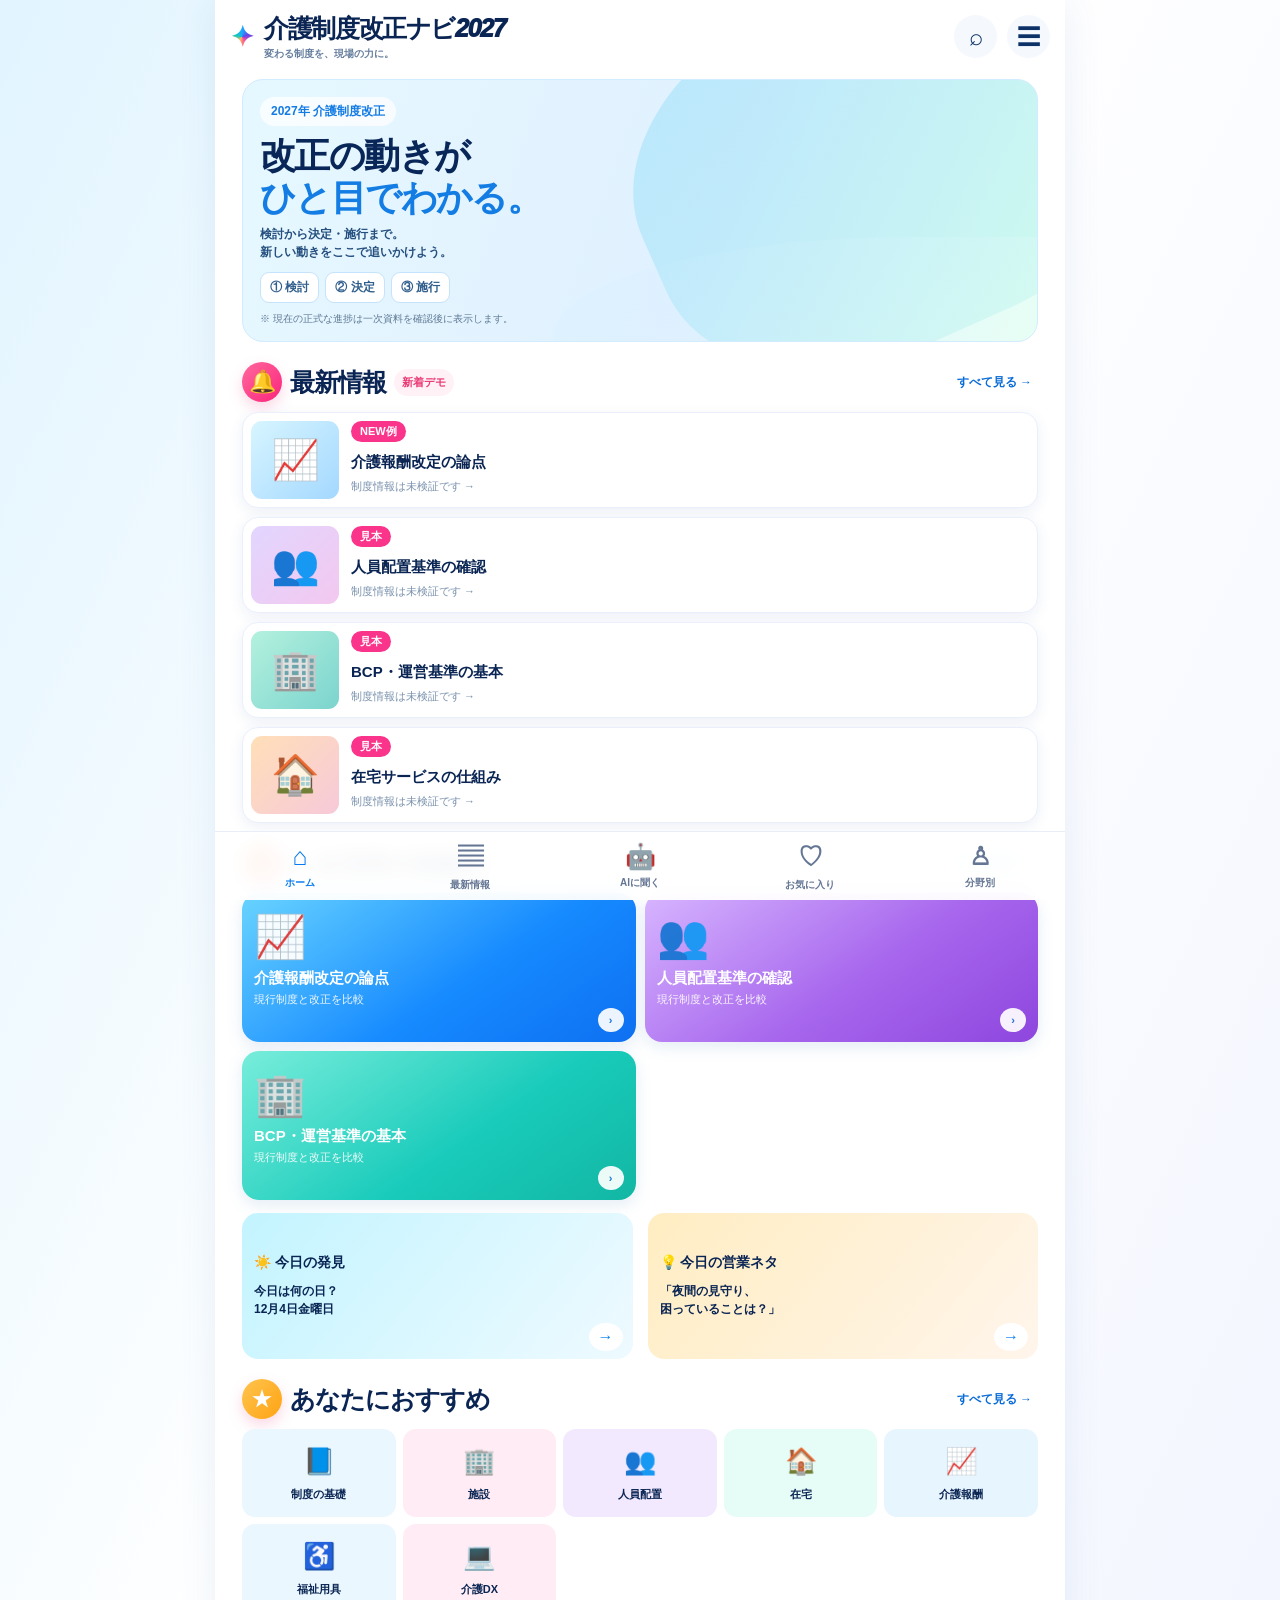
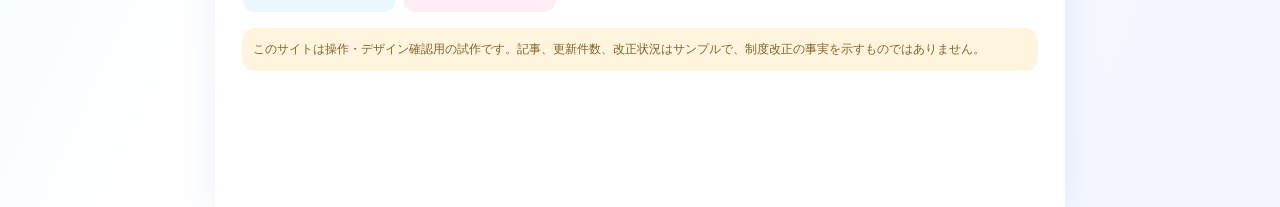
<file: kaigo-navi2027/index.html>
<!doctype html><html lang="ja"><head><meta charset="utf-8"><meta name="viewport" content="width=device-width,initial-scale=1"><meta name="theme-color" content="#ffffff"><title>介護制度改正ナビ2027｜デザイン再現デモ</title><style>
:root{--ink:#0a2553;--blue:#1681f5;--pink:#fb368c;--line:#e9eff8}*{box-sizing:border-box}body{margin:0;background:linear-gradient(115deg,#e1f4ff,#fff 46%,#f2f5ff);color:var(--ink);font-family:-apple-system,BlinkMacSystemFont,"Noto Sans JP",Meiryo,sans-serif}button,input{font:inherit}button{cursor:pointer}button:focus-visible,input:focus-visible{outline:3px solid #167ffa;outline-offset:2px}.app{max-width:850px;margin:auto;background:#fff;min-height:100vh;padding-bottom:90px;box-shadow:0 2px 35px #356aa019}.header{display:flex;align-items:center;padding:15px 15px 12px;gap:10px}.logo{font-size:29px;background:conic-gradient(#19a9ff,#6544e8,#f94fa2,#ffbd51,#13c6c1,#19a9ff);color:transparent;background-clip:text;font-weight:900}.brand{font-weight:950;line-height:1.1;font-size:clamp(17px,4.7vw,25px);letter-spacing:-.055em;flex:1}.brand small{display:block;font-weight:600;font-size:10px;color:#667e9e;margin-top:5px;letter-spacing:0}.headbtn{background:#f5f8fd;border:0;border-radius:50%;height:43px;width:43px;color:#0d3268;font-size:24px}.hero{margin:0 12px;border-radius:21px;position:relative;overflow:hidden;background:linear-gradient(116deg,#eafaff,#c7ecff 58%,#f2feef);min-height:275px}.hero svg{position:absolute;inset:0;width:100%;height:100%;opacity:.98}.herocopy{position:relative;z-index:2;padding:24px 16px 23px;max-width:76%;text-shadow:0 2px 3px #ffffffa8}.hero h1{font-size:clamp(35px,9.8vw,67px);font-weight:1000;letter-spacing:-.065em;line-height:1.02;margin:0 0 10px}.hero h1 em{font-style:normal;color:#087fe8}.hero .sub{font-size:clamp(11px,2.5vw,15px);font-weight:750;line-height:1.5;margin:0 0 14px}.pinkbtn{border:0;color:#fff;background:linear-gradient(100deg,#ff69b1,#f72c83);font-weight:900;border-radius:999px;padding:13px 23px;box-shadow:0 5px 0 #df368624,0 8px 20px #d9388a45;min-height:46px}.section{padding:0 12px;margin-top:20px}.title{display:flex;align-items:center;gap:8px;margin-bottom:10px}.title .bubble{display:grid;place-items:center;font-size:22px;border-radius:50%;background:linear-gradient(135deg,#ff6a9e,#fb237b);color:#fff;width:40px;height:40px;flex:none;box-shadow:0 6px 14px #ef6e9e45}.title strong{font-size:clamp(19px,4.8vw,25px);letter-spacing:-.04em}.title .more{border:0;background:none;margin-left:auto;color:#086bd7;font-size:12px;font-weight:800;white-space:nowrap}.title .count{font-size:11px;border-radius:30px;padding:6px 8px;background:#fff1f6;color:#ea3874;font-weight:800;white-space:nowrap}.horizontal{display:flex;overflow-x:auto;gap:9px;padding:0 2px 8px;scroll-snap-type:x mandatory;scrollbar-width:none}.horizontal::-webkit-scrollbar{display:none}.newscard{border:0;text-align:left;background:#fff;border-radius:16px;min-width:clamp(135px,38vw,210px);width:clamp(135px,38vw,210px);box-shadow:0 4px 14px #2c559e16;overflow:hidden;scroll-snap-align:start;padding:0 0 12px;flex:none;color:var(--ink)}.newsart{height:83px;display:grid;place-items:center;font-size:54px;position:relative}.newsart.a{background:linear-gradient(135deg,#d7f5ff,#a4d8ff)}.newsart.b{background:linear-gradient(135deg,#e2d6ff,#f3c8ef)}.newsart.c{background:linear-gradient(135deg,#b4f1de,#7bd4ce)}.newsart.d{background:linear-gradient(135deg,#ffdfb8,#f7c9d9)}.newscard .badge{display:inline-block;margin:8px 8px 3px;border-radius:22px;background:#fa348b;color:#fff;font-size:11px;font-weight:850;padding:4px 10px}.newscard b{display:block;padding:3px 10px 0;line-height:1.37;font-size:14px}.newscard small{display:block;padding:5px 10px 0;color:#7890ac;font-size:10px}.featured{display:flex;gap:8px;overflow-x:auto;scrollbar-width:none;padding-bottom:7px}.featured button{border:0;border-radius:17px;text-align:left;min-width:46%;flex:1;min-height:156px;position:relative;overflow:hidden;padding:15px 12px 35px;color:white;box-shadow:0 5px 16px #538dc128}.featured button:nth-child(3n+1){background:linear-gradient(145deg,#69d4ff,#168aff 58%,#0e70f1)}.featured button:nth-child(3n+2){background:linear-gradient(145deg,#d7b5ff,#a766ed 56%,#8e46de)}.featured button:nth-child(3n){background:linear-gradient(145deg,#78eddb,#19cbbb 58%,#12b7a3)}.featured .articon{font-size:42px;display:block;opacity:.95}.featured b{font-size:15px;display:block;margin-top:8px}.featured span{font-size:11px;display:block;margin-top:4px;opacity:.92}.featured .next{position:absolute;bottom:10px;right:12px;border-radius:50%;background:#fff;color:#1d76d5;padding:6px 11px;font-weight:900}.duo{display:grid;grid-template-columns:1fr 1fr;gap:9px;margin-top:13px}.smalltile{border:0;text-align:left;padding:12px;border-radius:16px;min-height:116px;color:var(--ink);background:linear-gradient(130deg,#c3f4ff,#eefaff);position:relative}.smalltile:nth-child(2){background:linear-gradient(130deg,#ffedc2,#fff5eb)}.smalltile b{display:block;font-size:14px}.smalltile p{font-size:12px;line-height:1.5;margin:10px 0 0;font-weight:750}.smalltile .corner{position:absolute;right:10px;bottom:8px;background:#fff;color:#0b80ed;border-radius:50%;padding:5px 9px}.categories{display:grid;grid-template-columns:repeat(5,1fr);gap:7px}.cat{border:0;border-radius:13px;min-height:88px;padding:12px 5px;background:#eaf7ff;color:var(--ink);font-size:11px;font-weight:850;line-height:1.3}.cat:nth-child(5n+2){background:#ffecf4}.cat:nth-child(5n+3){background:#f2e9ff}.cat:nth-child(5n+4){background:#e6fcf6}.cat:nth-child(5n){background:#e7f5ff}.cat i{display:block;font-style:normal;font-size:26px;margin-bottom:8px}.bottom{position:fixed;z-index:8;bottom:0;left:0;right:0;margin:auto;max-width:850px;background:#ffffffef;backdrop-filter:blur(9px);border-top:1px solid #e8edf7;display:grid;grid-template-columns:repeat(5,1fr);padding-bottom:env(safe-area-inset-bottom)}.bottom button{border:0;background:transparent;min-height:66px;color:#647694;font-size:10px;padding:8px 0;font-weight:750}.bottom button i{font-size:25px;display:block;font-style:normal;margin-bottom:5px}.bottom .selected{color:#067af0}.pane{display:none;padding:8px 15px 30px}.pane.active{display:block}.pagehead{font-size:23px;margin:5px 0 12px}.back{border:0;background:#e9f3ff;border-radius:12px;color:#2371c1;padding:11px 16px;margin:8px 0 13px;font-weight:800;min-height:44px}.filterbar{display:flex;gap:8px;overflow-x:auto;margin:12px 0}.filterbar button{padding:10px 15px;border:1px solid #d9e8fa;background:#fff;border-radius:30px;white-space:nowrap}.filterbar button.on{background:#1684f8;color:#fff}.article{background:#fff;border:1px solid #e2eafa;border-radius:16px;padding:17px;margin-bottom:11px;box-shadow:0 5px 16px #2b67aa17}.article h3{font-size:18px;margin:7px 0}.article p{font-size:14px;line-height:1.8;color:#4d698d}.article button{border:0;border-radius:13px;min-height:44px;background:#187ff1;color:#fff;padding:8px 15px;font-weight:800}.article .save{background:#fff0f5;color:#d23b77;margin-left:7px}.hint{font-size:13px;color:#5d7190;line-height:1.8}.search{padding:14px;width:100%;border-radius:14px;border:1px solid #cadbf0;font-size:16px}.notice{background:#fff5de;color:#846125;font-size:12px;border-radius:13px;padding:11px;line-height:1.7;margin:16px 0}.empty{padding:18px;background:#fff;border-radius:13px;color:#61779a}.detail-label{display:inline-block;background:#fff0db;color:#9d6327;font-size:12px;border-radius:22px;padding:6px 11px}.detailbox{background:#f1f8ff;border-radius:14px;padding:14px;line-height:1.8;color:#56708f;font-size:14px}@media(max-width:420px){.hero{min-height:265px}.herocopy{max-width:87%}.hero svg{opacity:.75}.title .count{max-width:100px;line-height:1.2}.categories{grid-template-columns:repeat(5,minmax(0,1fr))}.featured button{min-width:47%}}@media(min-width:700px){.hero{min-height:325px}.herocopy{padding:36px}.featured button{min-height:188px}.newsart{height:110px}.newscard{width:215px}.duo{gap:15px}.smalltile{min-height:146px}}

/* スマホでは横スクロールなし。すべての注目情報を縦方向で閲覧 */
.horizontal,.featured{display:grid;grid-template-columns:repeat(2,minmax(0,1fr));overflow:visible;gap:10px;padding-bottom:0;scroll-snap-type:none}
.newscard{width:100%;min-width:0;scroll-snap-align:none}
.featured button{min-width:0;width:100%;min-height:142px}
@media(max-width:420px){.horizontal,.featured{gap:8px}.newscard b{font-size:13px}.featured b{font-size:14px}.featured button{padding:12px 10px 32px}.newsart{height:75px}}

/* Latest information uses full-width rows for legibility; reform feature cards remain a 2-column grid. */
.horizontal{display:grid;grid-template-columns:minmax(0,1fr);gap:9px;overflow:visible;padding:0;scroll-snap-type:none}
.newscard{width:100%;min-width:0;display:grid;grid-template-columns:88px minmax(0,1fr);grid-template-rows:auto auto auto;column-gap:12px;align-content:center;text-align:left;min-height:95px;padding:8px 12px 8px 8px;border:1px solid #eaf0fb}
.newscard .newsart{grid-column:1;grid-row:1/4;height:78px;border-radius:11px;font-size:39px}
.newscard .badge{grid-column:2;grid-row:1;justify-self:start;margin:0 0 3px;padding:3px 9px}
.newscard b{grid-column:2;grid-row:2;padding:0;font-size:15px;line-height:1.42}
.newscard small{grid-column:2;grid-row:3;padding:2px 0 0;font-size:11px}
.featured{display:grid;grid-template-columns:repeat(2,minmax(0,1fr));overflow:visible;gap:9px}
.featured button{min-width:0;width:100%}
@media(max-width:370px){.newscard{grid-template-columns:70px minmax(0,1fr);gap:9px}.newscard .newsart{height:73px;font-size:31px}.newscard b{font-size:14px}}

/* Banner: decorative background stays behind readable text on mobile browsers */
.hero{background:linear-gradient(115deg,#f2fbff 0%,#e0f5ff 52%,#bcecff 100%);isolation:isolate;min-height:0}
.hero::before{content:"";position:absolute;right:-15%;top:-40%;width:66%;height:140%;border-radius:42%;transform:rotate(-24deg);background:linear-gradient(145deg,#8fdbfb7a,#b6f7e76b);z-index:-1;pointer-events:none}
.hero::after{content:"";position:absolute;right:-4%;bottom:-14%;width:65%;height:54%;border-radius:70% 0 0 0;background:linear-gradient(130deg,#bceaff70,#ffffff91);z-index:-1;pointer-events:none}
.herocopy{position:relative;z-index:1;max-width:100%;padding:20px 17px 22px;text-shadow:none}
.hero h1{font-size:clamp(35px,9vw,60px);line-height:1.06;color:#082658;opacity:1!important}
.hero h1 em{color:#0879ec}
.hero .sub{color:#254f7e;font-size:13px;max-width:320px;opacity:1!important}
.pinkbtn{position:relative;z-index:2;opacity:1!important}

/* Compact progress banner: latest information stays immediately visible on mobile */
.progress-hero{min-height:0;max-height:none;background:linear-gradient(110deg,#e6f8ff,#e0f0ff 60%,#e4fff3);border:1px solid #d1ebff}
.progress-hero .herocopy{padding:17px 17px 15px}
.progress-hero .eyebrow{display:inline-block;font-weight:900;font-size:12px;color:#137be4;background:#ffffffbd;padding:6px 11px;border-radius:999px;margin-bottom:9px}
.progress-hero h1{font-size:clamp(23px,6.2vw,36px);line-height:1.18;letter-spacing:-.045em;margin:0 0 6px}
.progress-hero h1 em{font-style:normal;color:#147de4}
.progress-hero .sub{font-size:12px;margin:0 0 11px;line-height:1.5}
.progress-hero .steps{display:flex;align-items:center;gap:6px;flex-wrap:wrap}
.progress-hero .steps span{background:#fff;border:1px solid #c5e3fa;color:#315f8d;border-radius:9px;padding:6px 9px;font-size:12px;font-weight:800}
.progress-hero .progress-note{font-size:10px;line-height:1.4;color:#5d7893;margin:9px 0 0}
.progress-hero::after{opacity:.3}
@media(max-width:420px){.progress-hero .herocopy{padding:14px 15px}.progress-hero h1{font-size:26px}.progress-hero .sub{font-size:11px}}
</style></head><body><div class="app"><header class="header"><div class="logo">✦</div><div class="brand">介護制度改正ナビ<em>2027</em><small>変わる制度を、現場の力に。</small></div><button class="headbtn" id="searchOpen" aria-label="検索">⌕</button><button class="headbtn" id="menuOpen" aria-label="メニュー">☰</button></header>
<main id="home" class="pane active"><section class="hero progress-hero"><div class="herocopy"><span class="eyebrow">2027年 介護制度改正</span><h1>改正の動きが<br><em>ひと目でわかる。</em></h1><p class="sub">検討から決定・施行まで。<br>新しい動きをここで追いかけよう。</p><div class="steps" aria-label="制度改正の確認段階"><span>① 検討</span><span>② 決定</span><span>③ 施行</span></div><p class="progress-note">※ 現在の正式な進捗は一次資料を確認後に表示します。</p></div></section>
<section class="section"><div class="title"><span class="bubble">🔔</span><strong>最新情報</strong><span class="count" id="newCount">新着デモ</span><button class="more" data-go="news">すべて見る →</button></div><div class="horizontal" id="newsHome"></div></section>
<section class="section"><div class="title"><span class="bubble" style="background:linear-gradient(135deg,#ffb75a,#fd517f)">🔥</span><strong>いま注目の法改正</strong><button class="more" data-go="reform">すべて見る →</button></div><div class="featured" id="featured"></div><div class="duo"><button class="smalltile" data-go="today"><b>☀️ 今日の発見</b><p>今日は何の日？<br><span id="dateText"></span></p><span class="corner">→</span></button><button class="smalltile" data-go="talk"><b>💡 今日の営業ネタ</b><p>「夜間の見守り、<br>困っていることは？」</p><span class="corner">→</span></button></div></section>
<section class="section"><div class="title"><span class="bubble" style="background:linear-gradient(130deg,#ffc44e,#ffa313)">★</span><strong>あなたにおすすめ</strong><button class="more" data-go="categories">すべて見る →</button></div><div class="categories" id="homeCats"></div><div class="notice">このサイトは操作・デザイン確認用の試作です。記事、更新件数、改正状況はサンプルで、制度改正の事実を示すものではありません。</div></section></main>
<section id="news" class="pane"><button class="back" data-go="home">← ホーム</button><h2 class="pagehead">🔔 最新情報</h2><p class="hint">見本記事を分野別に切り替えられます。正式な改正情報はまだ掲載していません。</p><div id="filters" class="filterbar"></div><div id="newsList"></div></section>
<section id="reform" class="pane"><button class="back" data-go="home">← ホーム</button><h2 class="pagehead">🔥 2027年 法改正</h2><p class="hint">現行制度と改正情報の比較を想定した見本です。</p><div id="reformList"></div></section>
<section id="detail" class="pane"><button class="back" id="backDetail">← 戻る</button><div id="detailBody"></div></section>
<section id="today" class="pane"><button class="back" data-go="home">← ホーム</button><h2 class="pagehead">☀️ 今日は何の日？</h2><div class="article"><h3 id="todayTitle"></h3><p>毎日、営業の雑談に使える記念日や地域の話題を紹介するコーナー。</p><div class="detailbox">記念日の内容は一次情報で確認したものだけ掲載します。デモでは日付のみ表示しています。</div></div></section>
<section id="talk" class="pane"><button class="back" data-go="home">← ホーム</button><h2 class="pagehead">💡 今日の営業ネタ</h2><div class="article"><h3>「夜間の見守りで、困っていることはありますか？」</h3><p>利用している機器の種類や夜勤時の負担、職員間の情報共有などを、自然にヒアリングするための会話例です。</p><div class="detailbox">この内容は営業トークの例です。加算の算定可否などの制度解釈を意味しません。</div></div></section>
<section id="categories" class="pane"><button class="back" data-go="home">← ホーム</button><h2 class="pagehead">🗂 分野から探す</h2><div id="catList" class="categories"></div><div id="catResults" style="margin-top:16px"></div></section>
<section id="search" class="pane"><button class="back" data-go="home">← ホーム</button><h2 class="pagehead">🔎 検索</h2><input id="query" class="search" placeholder="福祉用具、施設、介護報酬など"><div id="searchResults" style="margin-top:14px"></div></section>
<section id="ai" class="pane"><button class="back" data-go="home">← ホーム</button><h2 class="pagehead">🤖 AIに聞く</h2><div class="article"><p>無料デモでは質問内容から見本記事を探します。AIの自由会話ではありません。</p><input id="aiQuestion" class="search" placeholder="例：特養の制度は？"><button id="aiButton" style="margin-top:12px">関連情報を探す</button><div id="aiResults" aria-live="polite" style="margin-top:12px"></div></div></section>
<section id="favorites" class="pane"><button class="back" data-go="home">← ホーム</button><h2 class="pagehead">♡ お気に入り</h2><div id="favs"></div></section>
<nav class="bottom"><button class="selected" data-go="home"><i>⌂</i>ホーム</button><button data-go="news"><i>▤</i>最新情報</button><button data-go="ai"><i>🤖</i>AIに聞く</button><button data-go="favorites"><i>♡</i>お気に入り</button><button data-go="categories"><i>♙</i>分野別</button></nav></div>
<script>
const records=[{id:1,title:'介護報酬改定の論点',cat:'介護報酬',e:'📈',desc:'介護報酬の制度と改正を確認する際のポイントを整理します。',status:'検討項目例'},{id:2,title:'人員配置基準の確認',cat:'人員配置',e:'👥',desc:'施設・サービス種別の基準と、算定要件を区別して調査します。',status:'検討項目例'},{id:3,title:'BCP・運営基準の基本',cat:'施設',e:'🏢',desc:'施設の運営基準を現行制度から確認するための入口です。',status:'資料例'},{id:4,title:'在宅サービスの仕組み',cat:'在宅',e:'🏠',desc:'訪問・通所・短期入所などの制度を整理します。',status:'資料例'},{id:5,title:'福祉用具の貸与と販売',cat:'福祉用具',e:'♿',desc:'福祉用具貸与・販売の制度を学ぶ見本記事です。',status:'資料例'},{id:6,title:'介護DXと情報連携',cat:'介護DX',e:'💻',desc:'ICT・介護DXに関連する制度の見方を整理します。',status:'資料例'}];
const categories=[['📘','制度の基礎'],['🏢','施設'],['👥','人員配置'],['🏠','在宅'],['📈','介護報酬'],['♿','福祉用具'],['💻','介護DX']];
const $=x=>document.getElementById(x);let active='home',previous='home',filter='すべて',selectedCat='施設';const fav=new Set();
function escapeH(v){return String(v).replace(/[&<>"']/g,x=>({'&':'&amp;','<':'&lt;','>':'&gt;','"':'&quot;',"'":'&#39;'}[x]))}
function go(id){active=id;document.querySelectorAll('.pane').forEach(p=>p.classList.toggle('active',p.id===id));document.querySelectorAll('.bottom button').forEach(b=>b.classList.toggle('selected',b.dataset.go===id));if(id==='news')renderNews();if(id==='favorites')renderFavorites();if(id==='search')renderSearch();if(id==='categories')renderCat();scrollTo(0,0)}
function openArticle(id){const v=records.find(x=>x.id===id);if(!v)return;previous=active;$('detailBody').innerHTML='<article class="article"><span class="detail-label">掲載内容の見本・未検証</span><h2>'+escapeH(v.e)+' '+escapeH(v.title)+'</h2><p>'+escapeH(v.desc)+'</p><h3>今の制度</h3><div class="detailbox">本番版では法令・省令・告示・通知・Q&Aを確認して掲載します。</div><h3>2027年の改正状況</h3><div class="detailbox">検討中・決定・施行済みを区別し、資料名と公表日・根拠リンクを記載します。</div><h3>営業への影響</h3><p>サービス類型別に実務への影響を説明する予定です。</p><button class="save" data-save="'+v.id+'">'+(fav.has(v.id)?'♥ 保存済み':'♡ お気に入り登録')+'</button></article>';go('detail')}
function block(v){return '<article class="article"><span class="detail-label">'+escapeH(v.status)+'</span><h3>'+v.e+' '+escapeH(v.title)+'</h3><p>'+escapeH(v.desc)+'</p><button data-open="'+v.id+'">内容を見る →</button><button class="save" data-save="'+v.id+'">'+(fav.has(v.id)?'♥':'♡')+'</button></article>'}
function renderNews(){const arr=['すべて','介護報酬','人員配置','施設','在宅','福祉用具','介護DX'];$('filters').innerHTML=arr.map(x=>'<button class="'+(filter===x?'on':'')+'" data-filter="'+x+'">'+x+'</button>').join('');$('newsList').innerHTML=records.filter(v=>filter==='すべて'||v.cat===filter).map(block).join('')}
function renderCat(){$('catResults').innerHTML=records.filter(v=>v.cat===selectedCat).map(block).join('')||'<div class="empty">この分野の記事は準備中です。</div>'}
function renderFavorites(){$('favs').innerHTML=records.filter(v=>fav.has(v.id)).map(block).join('')||'<div class="empty">記事の♡を押すと、ここに表示されます。</div>'}
function renderSearch(){const q=$('query').value.trim();$('searchResults').innerHTML=records.filter(v=>(v.title+v.desc+v.cat).includes(q)).map(block).join('')||'<div class="empty">見本記事が見つかりません。</div>'}
$('newsHome').innerHTML=records.slice(0,4).map((v,i)=>'<button class="newscard" data-open="'+v.id+'"><div class="newsart '+['a','b','c','d'][i]+'">'+v.e+'</div><span class="badge">'+(i===0?'NEW例':'見本')+'</span><b>'+escapeH(v.title)+'</b><small>制度情報は未検証です →</small></button>').join('');
$('featured').innerHTML=records.slice(0,3).map(v=>'<button data-open="'+v.id+'"><span class="articon">'+v.e+'</span><b>'+escapeH(v.title)+'</b><span>現行制度と改正を比較</span><span class="next">›</span></button>').join('');
$('homeCats').innerHTML=$('catList').innerHTML=categories.map(c=>'<button class="cat" data-cat="'+c[1]+'"><i>'+c[0]+'</i>'+c[1]+'</button>').join('');
$('reformList').innerHTML=records.map(block).join('');
$('dateText').textContent=new Date().toLocaleDateString('ja-JP',{month:'long',day:'numeric',weekday:'long'});$('todayTitle').textContent=$('dateText').textContent;
document.querySelectorAll('[data-go]').forEach(b=>b.addEventListener('click',()=>go(b.dataset.go)));
document.addEventListener('click',e=>{const b=e.target.closest('[data-open],[data-save],[data-filter],[data-cat]');if(!b)return;if(b.dataset.open)openArticle(Number(b.dataset.open));else if(b.dataset.save){let id=Number(b.dataset.save);fav.has(id)?fav.delete(id):fav.add(id);if(active==='detail')openArticle(id);else if(active==='favorites')renderFavorites();else if(active==='reform')$('reformList').innerHTML=records.map(block).join('');else if(active==='categories')renderCat();else if(active==='search')renderSearch();else renderNews()}else if(b.dataset.filter){filter=b.dataset.filter;renderNews()}else if(b.dataset.cat){selectedCat=b.dataset.cat;go('categories')}});
$('backDetail').addEventListener('click',()=>go(previous==='detail'?'home':previous));$('searchOpen').addEventListener('click',()=>go('search'));$('menuOpen').addEventListener('click',()=>go('categories'));$('query').addEventListener('input',renderSearch);
$('aiButton').addEventListener('click',()=>{const q=$('aiQuestion').value.trim();const found=records.filter(v=>q&&((v.title+v.cat+v.desc).includes(q)||[...q].some(x=>x.trim()&&(v.title+v.cat).includes(x)))).slice(0,3);$('aiResults').innerHTML=found.length?found.map(block).join(''):'<div class="detailbox">関連する見本記事はありません。根拠のない回答は作りません。</div>'});
</script></body></html>
</file>
<file: styles.css>
:root{--ink:#102a43;--muted:#60758a;--blue:#1468a8;--blue2:#e8f4ff;--line:#dbe7f0;--card:#fff;--bg:#f5f9fc;--care:#d84b72;--welfare:#18855b;--local:#2878c8;--medical:#8b55b6;--general:#6d59b6;--important:#e49a16}
*{box-sizing:border-box}html{scroll-behavior:smooth}body{margin:0;background:var(--bg);color:var(--ink);font-family:-apple-system,BlinkMacSystemFont,"Segoe UI","Noto Sans JP","Yu Gothic",sans-serif;font-size:16px;line-height:1.7}
button{font:inherit}.topbar{position:sticky;top:0;z-index:10;background:rgba(255,255,255,.96);border-bottom:1px solid var(--line);backdrop-filter:blur(12px)}.top-inner,main{width:min(980px,100%);margin:auto}.top-inner{padding:14px 16px 10px}.brand-row{display:flex;align-items:flex-end;justify-content:space-between;gap:14px}.eyebrow,.section-kicker{margin:0;color:var(--blue);font-weight:800;font-size:.78rem;letter-spacing:.08em}.brand-row h1{font-size:1.75rem;line-height:1.15;margin:2px 0}.updated{color:var(--muted);font-size:.78rem;text-align:right}nav{display:flex;gap:8px;overflow-x:auto;padding-top:12px;scrollbar-width:none}nav::-webkit-scrollbar{display:none}.tab{border:1px solid var(--line);background:#fff;color:var(--ink);border-radius:999px;padding:8px 13px;white-space:nowrap;font-size:.9rem;font-weight:800;cursor:pointer}.tab[aria-selected="true"]{background:var(--ink);border-color:var(--ink);color:#fff}
main{padding:16px}.notice{display:flex;gap:10px;align-items:center;background:linear-gradient(110deg,#fff4ce,#fff);border:1px solid #f2d98d;border-radius:16px;padding:12px 14px;font-size:.9rem}.notice strong{white-space:nowrap;color:#8b5d00}.section{margin-top:25px}.section-head{display:flex;align-items:flex-end;justify-content:space-between;margin-bottom:10px}.section-head h2{font-size:1.45rem;line-height:1.3;margin:1px 0}.count{font-size:.82rem;color:var(--muted)}.news-list{display:grid;gap:10px}.card{background:var(--card);border:1px solid var(--line);border-left:5px solid var(--blue);border-radius:16px;box-shadow:0 5px 18px rgba(16,42,67,.055);overflow:hidden}.card[data-category="care"]{border-left-color:var(--care)}.card[data-category="welfare"]{border-left-color:var(--welfare)}.card[data-category="local"]{border-left-color:var(--local)}.card[data-category="medical"]{border-left-color:var(--medical)}.card[data-category="general"]{border-left-color:var(--general)}.card.important{border-top:3px solid var(--important)}.card-button{display:block;width:100%;border:0;background:transparent;text-align:left;color:inherit;padding:15px;cursor:pointer}.card-button:hover{background:#fafdff}.card-top,.meta{display:flex;align-items:center;justify-content:space-between;gap:8px}.tag,.status{font-size:.73rem;font-weight:850;padding:3px 8px;border-radius:999px;background:var(--blue2);color:var(--blue)}.status{background:#eef3f7;color:#51677a}.card h3{font-size:1.08rem;line-height:1.5;margin:8px 0 6px}.summary{display:-webkit-box;-webkit-line-clamp:5;-webkit-box-orient:vertical;overflow:hidden;margin:0;color:#38536c;font-size:.96rem;line-height:1.7}.meta{justify-content:flex-start;flex-wrap:wrap;margin-top:10px;color:var(--muted);font-size:.78rem}.meta span+time:before{content:"・";margin-right:8px}.empty{text-align:center;color:var(--muted);background:#fff;border:1px dashed var(--line);padding:36px;border-radius:16px}
dialog{width:min(720px,calc(100% - 20px));max-height:88dvh;border:0;border-radius:24px;padding:23px;color:var(--ink);box-shadow:0 24px 80px rgba(6,31,53,.3)}dialog::backdrop{background:rgba(7,29,48,.55)}.close{position:sticky;float:right;top:0;border:0;background:#eaf1f6;border-radius:50%;width:40px;height:40px;font-size:1.35rem;cursor:pointer}.detail-tag{display:inline-block;color:var(--blue);font-weight:850;font-size:.8rem;background:var(--blue2);padding:4px 9px;border-radius:999px}.detail-title{font-size:1.45rem;line-height:1.45;margin:10px 44px 6px 0}.detail-meta{display:flex;gap:7px;flex-wrap:wrap;color:var(--muted);font-size:.8rem}.detail-meta span:before{content:"・";margin-right:7px}.detail-lead{font-size:1.04rem;line-height:1.9;font-weight:650;background:#f5f9fc;border-left:4px solid var(--blue);padding:13px 14px;margin:17px 0;border-radius:0 12px 12px 0}.detail-heading{font-size:1.05rem;margin:20px 0 7px}.point-list{padding-left:1.25rem;margin:0}.point-list li{margin:0 0 10px;line-height:1.85}.detail-summary{font-size:1rem;line-height:1.9}.fact-box{margin:16px 0;background:#fff8dc;border:1px solid #f1dda0;border-radius:14px;padding:12px 14px}.fact-box strong{display:block}.source-box{border-top:1px solid var(--line);padding-top:15px;margin-top:18px;color:var(--muted);font-size:.88rem}.source-link{display:block;margin-top:4px;text-align:center;text-decoration:none;background:var(--blue);color:#fff;padding:13px;border-radius:12px;font-weight:850}.caution{font-size:.78rem;color:var(--muted);margin-top:12px}
@media(min-width:760px){.important-grid{grid-template-columns:repeat(3,1fr)}.news-list:not(.important-grid){grid-template-columns:repeat(2,1fr)}.card h3{font-size:1.12rem}.top-inner{padding-inline:22px}main{padding:22px}}

/* Energetic morning briefing theme */
body{background:linear-gradient(145deg,#edf7ff 0,#f8fbff 42%,#eef5ff 100%);padding-bottom:88px}
.topbar{background:linear-gradient(130deg,#052d73,#0757c9 68%,#087fea);border:0;box-shadow:0 8px 28px rgba(3,46,112,.22)}
.eyebrow,.brand-row h1,.updated{color:#fff}.brand-row h1{font-size:1.85rem;letter-spacing:.02em}.eyebrow{opacity:.9}.updated{opacity:.88}.sun{display:inline-grid;place-items:center;margin-right:7px;color:#ffd43b;text-shadow:0 0 14px rgba(255,212,59,.45)}
nav{padding-bottom:2px}.tab{border:0;color:#fff;background:#64748b;box-shadow:inset 0 1px 0 rgba(255,255,255,.3),0 4px 12px rgba(0,0,0,.15)}.tab[data-category="care"]{background:#ed4455}.tab[data-category="welfare"]{background:#12a85d}.tab[data-category="local"]{background:#1677e8}.tab[data-category="medical"]{background:#8e50c9}.tab[data-category="general"]{background:#ed8d17}.tab[aria-selected="true"]{outline:3px solid rgba(255,255,255,.95);box-shadow:0 5px 18px rgba(0,0,0,.28);transform:translateY(-1px)}
.notice{background:#fff;border:0;box-shadow:0 7px 24px rgba(13,66,123,.09)}.section-head h2{color:#072d67}.section-kicker{color:#0870de}
.card{position:relative;--cat:var(--care);border:0;border-left:7px solid var(--cat);border-radius:18px;box-shadow:0 8px 25px rgba(10,55,108,.1)}.card[data-category="welfare"]{--cat:var(--welfare)}.card[data-category="local"]{--cat:var(--local)}.card[data-category="medical"]{--cat:var(--medical)}.card[data-category="general"]{--cat:var(--general)}.card.important{border-top:0}.card-button{padding:15px 16px}.card-top{justify-content:flex-start}.card-number{font-size:1.2rem;font-weight:950;color:var(--cat);margin-right:2px}.status{margin-left:auto}.tag{background:var(--cat);color:#fff}.card h3{color:#072d67}.summary{-webkit-line-clamp:4}.select-row{display:flex;align-items:center;gap:9px;margin-top:12px;padding:8px 10px;border-radius:10px;background:color-mix(in srgb,var(--cat) 9%,white);color:#07316d;font-size:.9rem;font-weight:850;cursor:pointer}.select-row input{width:21px;height:21px;margin:0;accent-color:#096bf0}
.selection-bar{position:fixed;left:50%;bottom:max(12px,env(safe-area-inset-bottom));z-index:30;transform:translateX(-50%);width:min(700px,calc(100% - 24px));display:flex;align-items:center;justify-content:space-between;gap:12px;background:#062e70;color:#fff;padding:9px 10px 9px 15px;border-radius:18px;box-shadow:0 14px 40px rgba(4,37,88,.38)}.selection-bar[hidden]{display:none}.selection-bar span{white-space:nowrap;font-size:.9rem}.selection-bar b{font-size:1.2rem;color:#ffd43b}.selection-bar button{border:0;border-radius:12px;background:linear-gradient(100deg,#0870ed,#09a6f2);color:#fff;padding:11px 14px;font-weight:900;cursor:pointer}
.brief-grid{display:grid;gap:9px;margin:18px 0}.brief-grid section{display:grid;grid-template-columns:108px 1fr;background:#f4f8fd;border-radius:12px;overflow:hidden}.brief-grid b{padding:10px;background:#e3effd;color:#0763c9}.brief-grid p{margin:0;padding:10px;line-height:1.75}
.content-summary{margin:18px 0;background:#f4f8fd;border-radius:15px;padding:15px;border-left:5px solid #0870de}.content-summary h3{margin:0 0 8px;color:#0763c9}.content-summary p{margin:0;line-height:1.85}.content-summary ul{margin:12px 0 0;padding-left:1.3rem}.content-summary li{margin:0 0 9px;line-height:1.8}
@media(max-width:480px){.notice{align-items:flex-start;flex-direction:column;gap:2px}.selection-bar button{font-size:.88rem}.brief-grid section{grid-template-columns:1fr}.brief-grid b{padding:7px 10px}.brief-grid p{padding:8px 10px}}

.tab[data-category="facility"]{background:#087f8c}.tab[data-category="subsidy"]{background:#b36b00}.card[data-category="facility"]{--cat:#087f8c;border-left-color:#087f8c}.card[data-category="subsidy"]{--cat:#b36b00;border-left-color:#b36b00}

/* All categories remain visible without horizontal swiping. */
.topbar{position:static}#tabs{display:grid;grid-template-columns:repeat(2,minmax(0,1fr));overflow:visible;gap:8px;padding:12px 3px 4px}
#tabs .tab{min-height:44px;padding:8px 5px;border-radius:9px;white-space:normal;font-size:.875rem;line-height:1.35;transform:none;min-width:0}
#tabs .tab[aria-pressed="true"]{outline:2px solid white;outline-offset:2px}
#tabs .tab[aria-pressed="true"]::before{content:"✓ ";font-weight:900}
.tab[data-category="business"]{background:#334b68}.card[data-category="business"]{--cat:#334b68;border-left-color:#334b68}
.brand-row h1{font-size:1.5rem}.eyebrow{font-size:.875rem}.updated{font-size:.875rem}.notice{font-size:.875rem}
.tab:focus-visible{outline:3px solid #ffd43b;outline-offset:2px}
@media(min-width:760px){#tabs{grid-template-columns:repeat(4,minmax(0,1fr))}}


.select-row[hidden]{display:none!important}.distribution-note{font-size:.875rem;color:#526982;background:#eef3f7;border-radius:8px;padding:8px 10px;margin:12px 0 0}.print-source{overflow-wrap:anywhere}


/* Newspaper edition: preserve the adopted blue masthead and eight visible tabs. */
:root{--national:#df4c57;--world:#7352ba;--economy:#ce7b00;--life:#15875c;--sports:#b34264;--culture:#087f8c;--business:#334b68}
.brand-row{align-items:start;flex-wrap:wrap;gap:6px 14px}.brand-row h1{white-space:nowrap}.updated{font-size:.76rem;margin-top:6px}.eyebrow{font-size:.76rem;letter-spacing:.025em}
.edition{display:flex;flex-wrap:wrap;gap:5px 16px;align-items:center;border-bottom:2px solid #093770;padding:0 0 10px;color:#38536c}.edition>span{font-size:.74rem;font-weight:900;letter-spacing:.14em}.edition p{margin:0;font-size:.8rem}.edition small{margin-left:auto;font-size:.72rem}
.reading-section{margin-top:18px}.reading-section h2{font-size:1rem;margin:0;color:#093770}.reading-section>p{font-size:.77rem;color:#60758a;margin:3px 0 9px}.reading-links{display:grid;grid-template-columns:repeat(2,minmax(0,1fr));gap:8px}.reading-links a{display:flex;flex-direction:column;background:#fff;border:1px solid #d1e2f3;border-radius:10px;padding:9px 11px;color:#163c70;text-decoration:none;min-width:0}.reading-links b{font-size:.88rem}.reading-links span{font-size:.73rem}.reading-links a:hover{border-color:#0864dc;background:#f7fbff}
#source-warning{margin-top:16px;background:#fff6d9}#source-warning[hidden]{display:none}
#tabs .tab[data-category="national"]{background:var(--national)}#tabs .tab[data-category="world"]{background:var(--world)}#tabs .tab[data-category="economy"]{background:#ac6200}#tabs .tab[data-category="life"]{background:#08764c}#tabs .tab[data-category="sports"]{background:var(--sports)}#tabs .tab[data-category="culture"]{background:var(--culture)}
.card[data-category="national"]{--cat:var(--national)}.card[data-category="world"]{--cat:var(--world)}.card[data-category="economy"]{--cat:var(--economy)}.card[data-category="life"]{--cat:var(--life)}.card[data-category="sports"]{--cat:var(--sports)}.card[data-category="culture"]{--cat:var(--culture)}
.card{border-left-color:var(--cat);height:100%}.card-button{height:100%;display:flex;flex-direction:column;align-items:stretch}.card-top{flex-wrap:wrap;gap:5px}.card h3{overflow-wrap:anywhere}.card .summary{display:block;overflow:visible;font-size:.9rem;line-height:1.75;-webkit-line-clamp:unset}.card .meta{margin-top:auto;padding-top:12px;font-size:.74rem}.card .status{font-size:.69rem;padding:2px 6px}.card .tag{font-size:.7rem;padding:2px 7px}.read-more{display:block;font-size:.78rem;color:#1264bd;font-weight:800;margin-top:10px}.select-row{margin:0 10px 10px;font-size:.8rem}.card:has(.select-row:not([hidden])) .card-button{height:auto}.list-tools{display:flex;align-items:center;gap:10px}#reset-filter{border:1px solid #c1d7ed;background:#fff;color:#145aa4;padding:5px 10px;border-radius:8px;min-height:36px;font-size:.8rem;cursor:pointer}#reset-filter[aria-pressed="true"]{background:#e1efff}
.care-link{display:flex;flex-direction:column;border:1px solid #bfd8f3;background:#e8f4ff;border-radius:12px;padding:12px 16px;margin-top:24px;color:#0b448a;text-decoration:none}.care-link span{font-size:.78rem}.care-link b{font-size:.94rem}.publication-policy{font-size:.78rem;color:#50677c;margin:20px 0}.publication-policy summary{cursor:pointer;font-weight:800}.publication-policy p{margin:10px 0}.content-summary p+p{margin-top:14px}.editor-note{font-size:.78rem;color:#60758a}.detail-meta{display:flex;flex-wrap:wrap;gap:4px 12px;font-size:.8rem}.detail-title{overflow-wrap:anywhere}
button:focus-visible,a:focus-visible,input:focus-visible{outline:3px solid #de9d00;outline-offset:3px}.selection-bar button{font-size:.82rem}.selection-bar span{font-size:.8rem}
@media(min-width:760px){.reading-links{grid-template-columns:repeat(3,minmax(0,1fr))}.important-grid{grid-template-columns:repeat(2,minmax(0,1fr))}.important-grid>.card:first-child{grid-row:span 2}.important-grid>.card:first-child h3{font-size:1.48rem;line-height:1.5}.important-grid>.card:first-child .summary{font-size:1rem}.important-grid>.card:first-child .card-number{font-size:1.7rem}.news-list:not(.important-grid){grid-template-columns:repeat(2,minmax(0,1fr))}}
/* Keep desktop columns compact; the lead must not become a tall empty panel. */
.detail-title{clear:both;margin-right:0}
@media(min-width:760px){.important-grid{grid-template-columns:1.15fr 1fr 1fr;align-items:start}.important-grid>.card:first-child{grid-row:auto}.important-grid>.card:first-child h3{font-size:1.2rem}.important-grid .card{height:auto}.important-grid .card-button{height:auto}.important-grid>.card:first-child .summary{font-size:.9rem}}

.empty p{margin:0}.empty a{display:inline-block;margin-top:10px;padding:8px 12px;border-radius:8px;background:#e1efff;color:#0b55a2;text-decoration:none;font-weight:800}

@media(max-width:759px){.reading-links a:last-child{grid-column:1/-1}}
</file>
